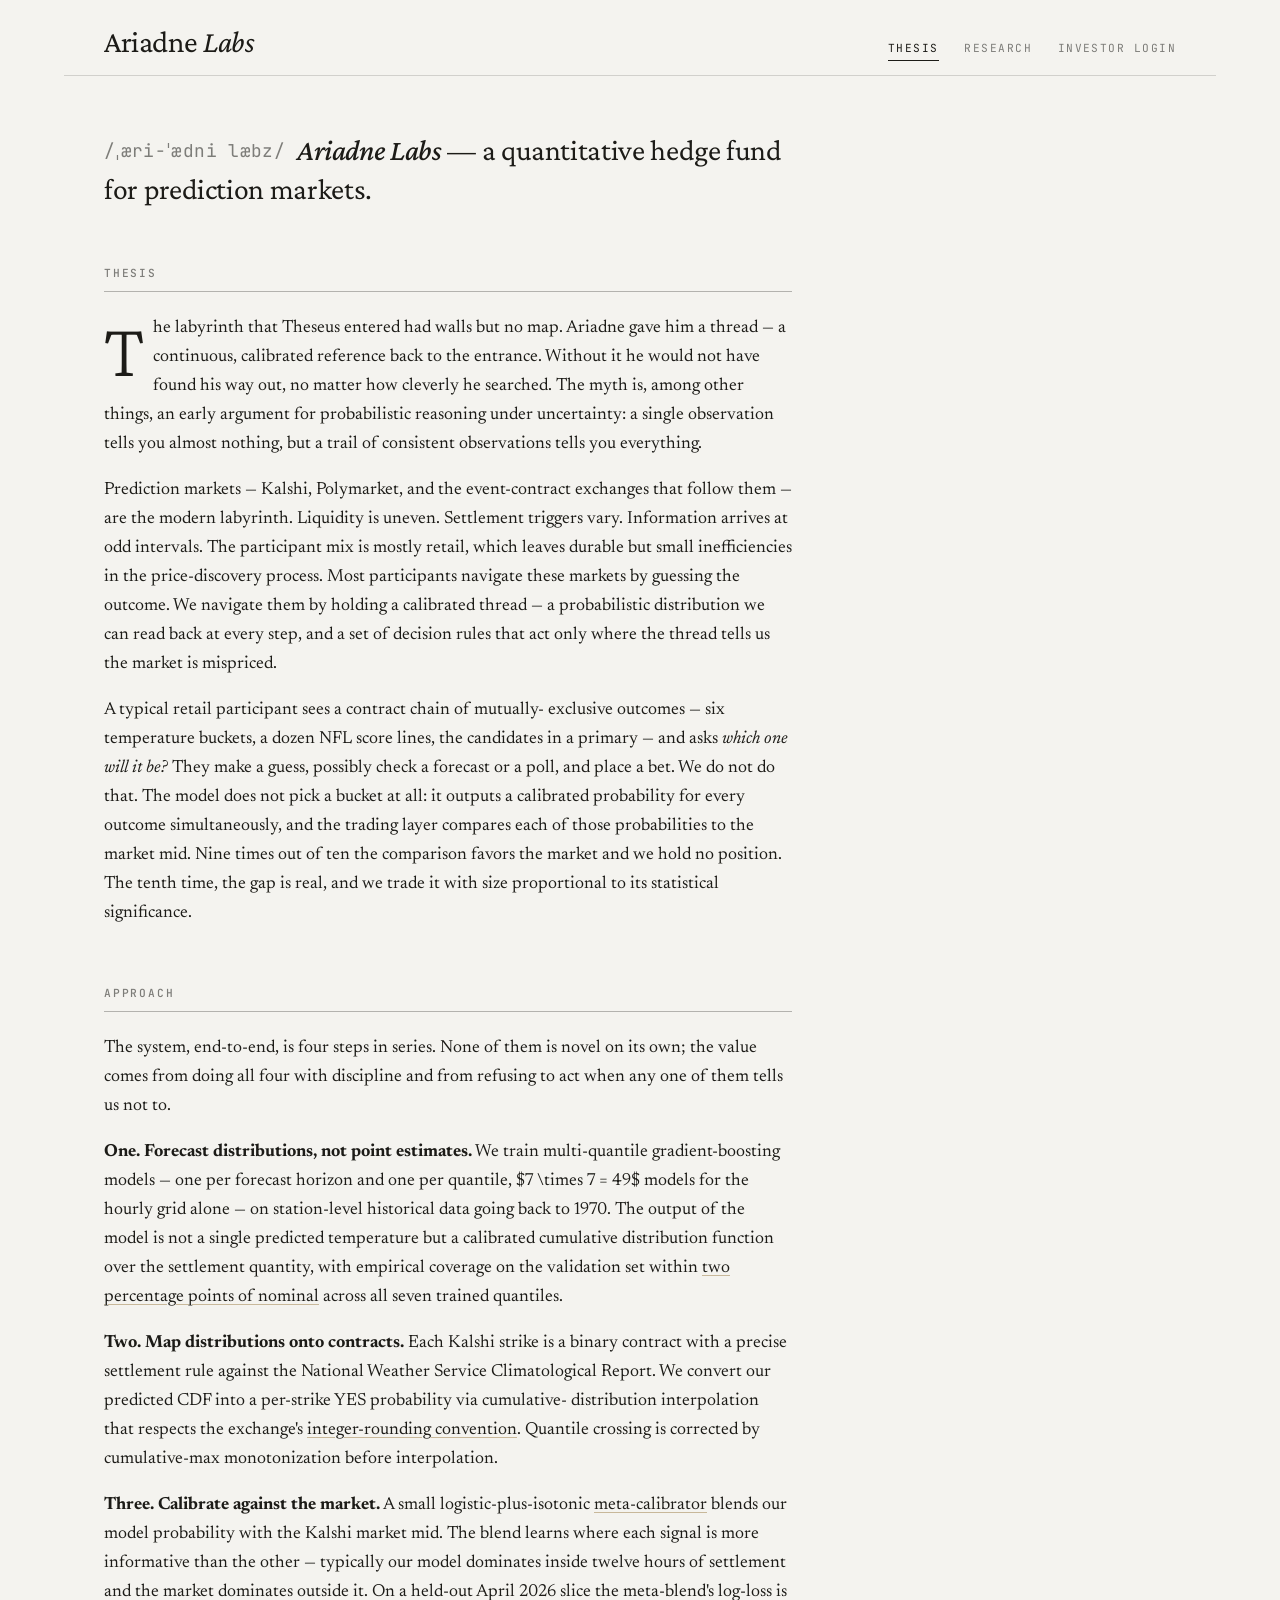
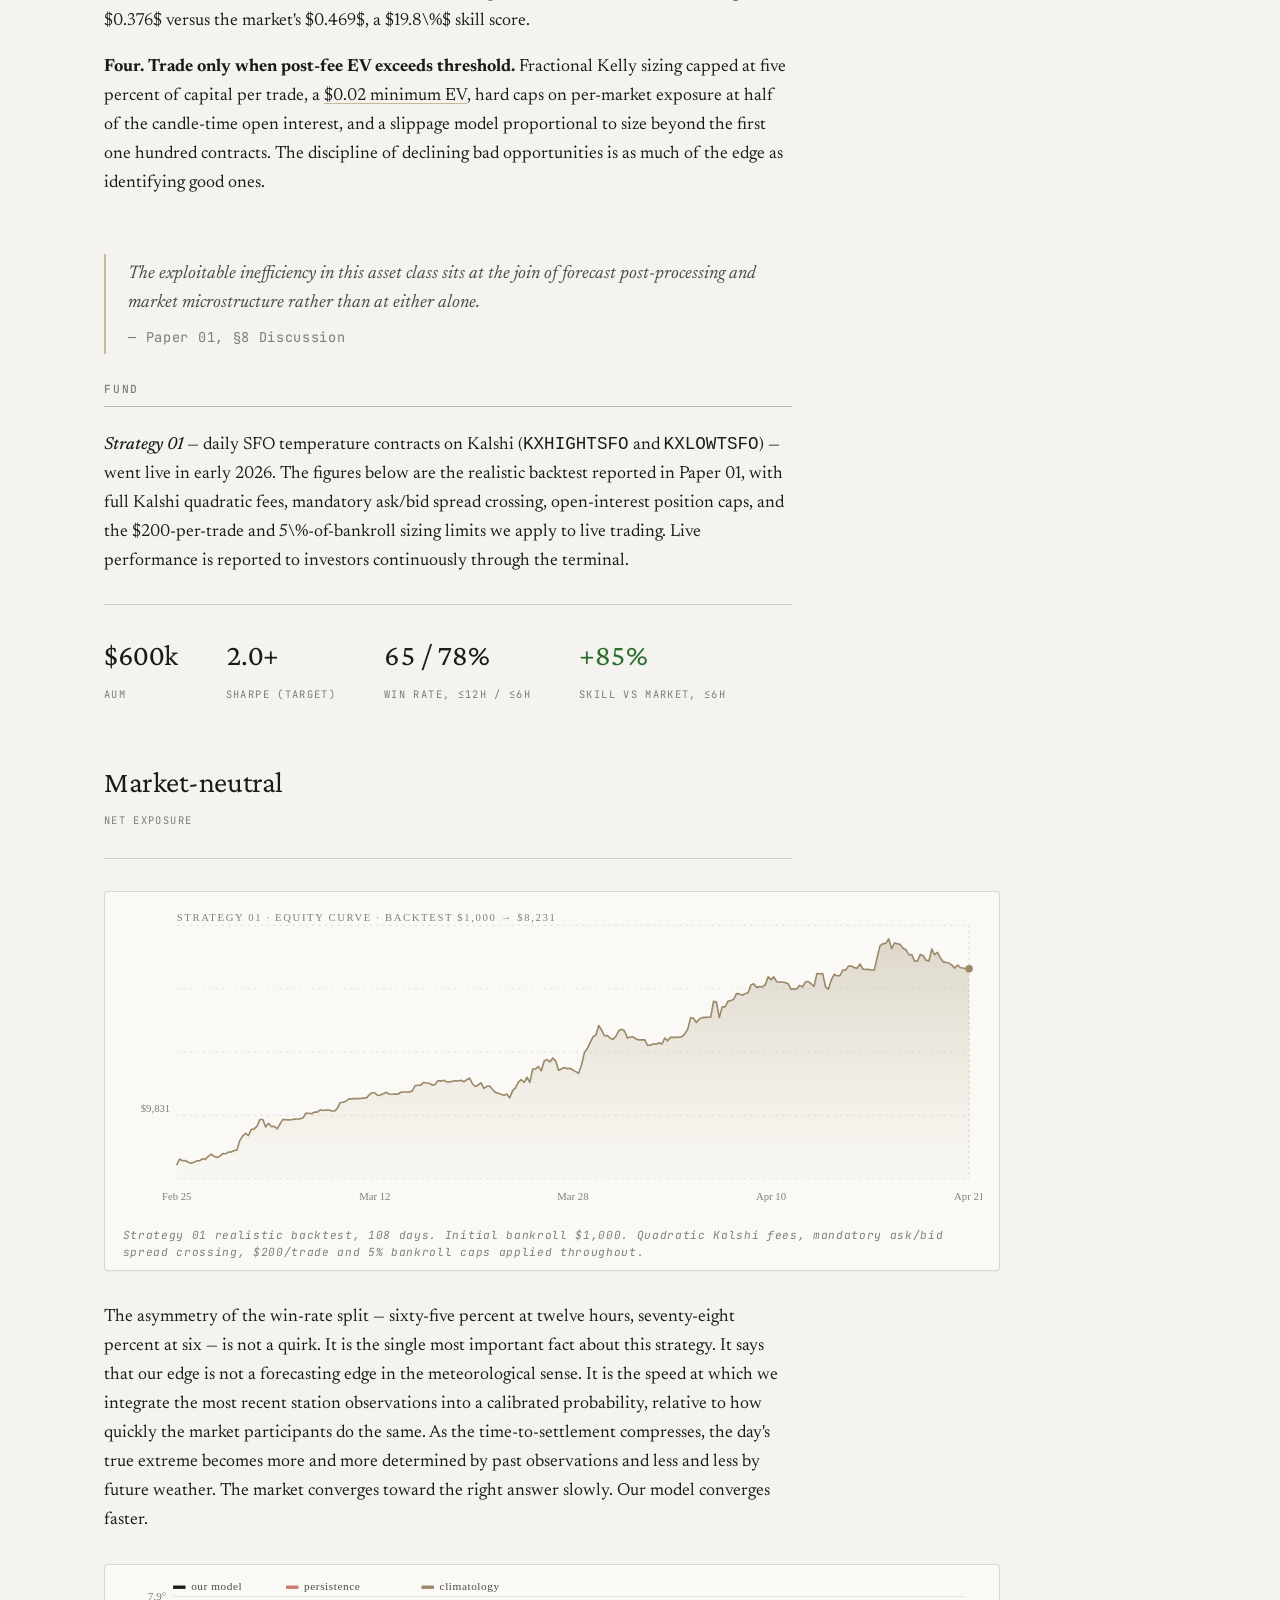
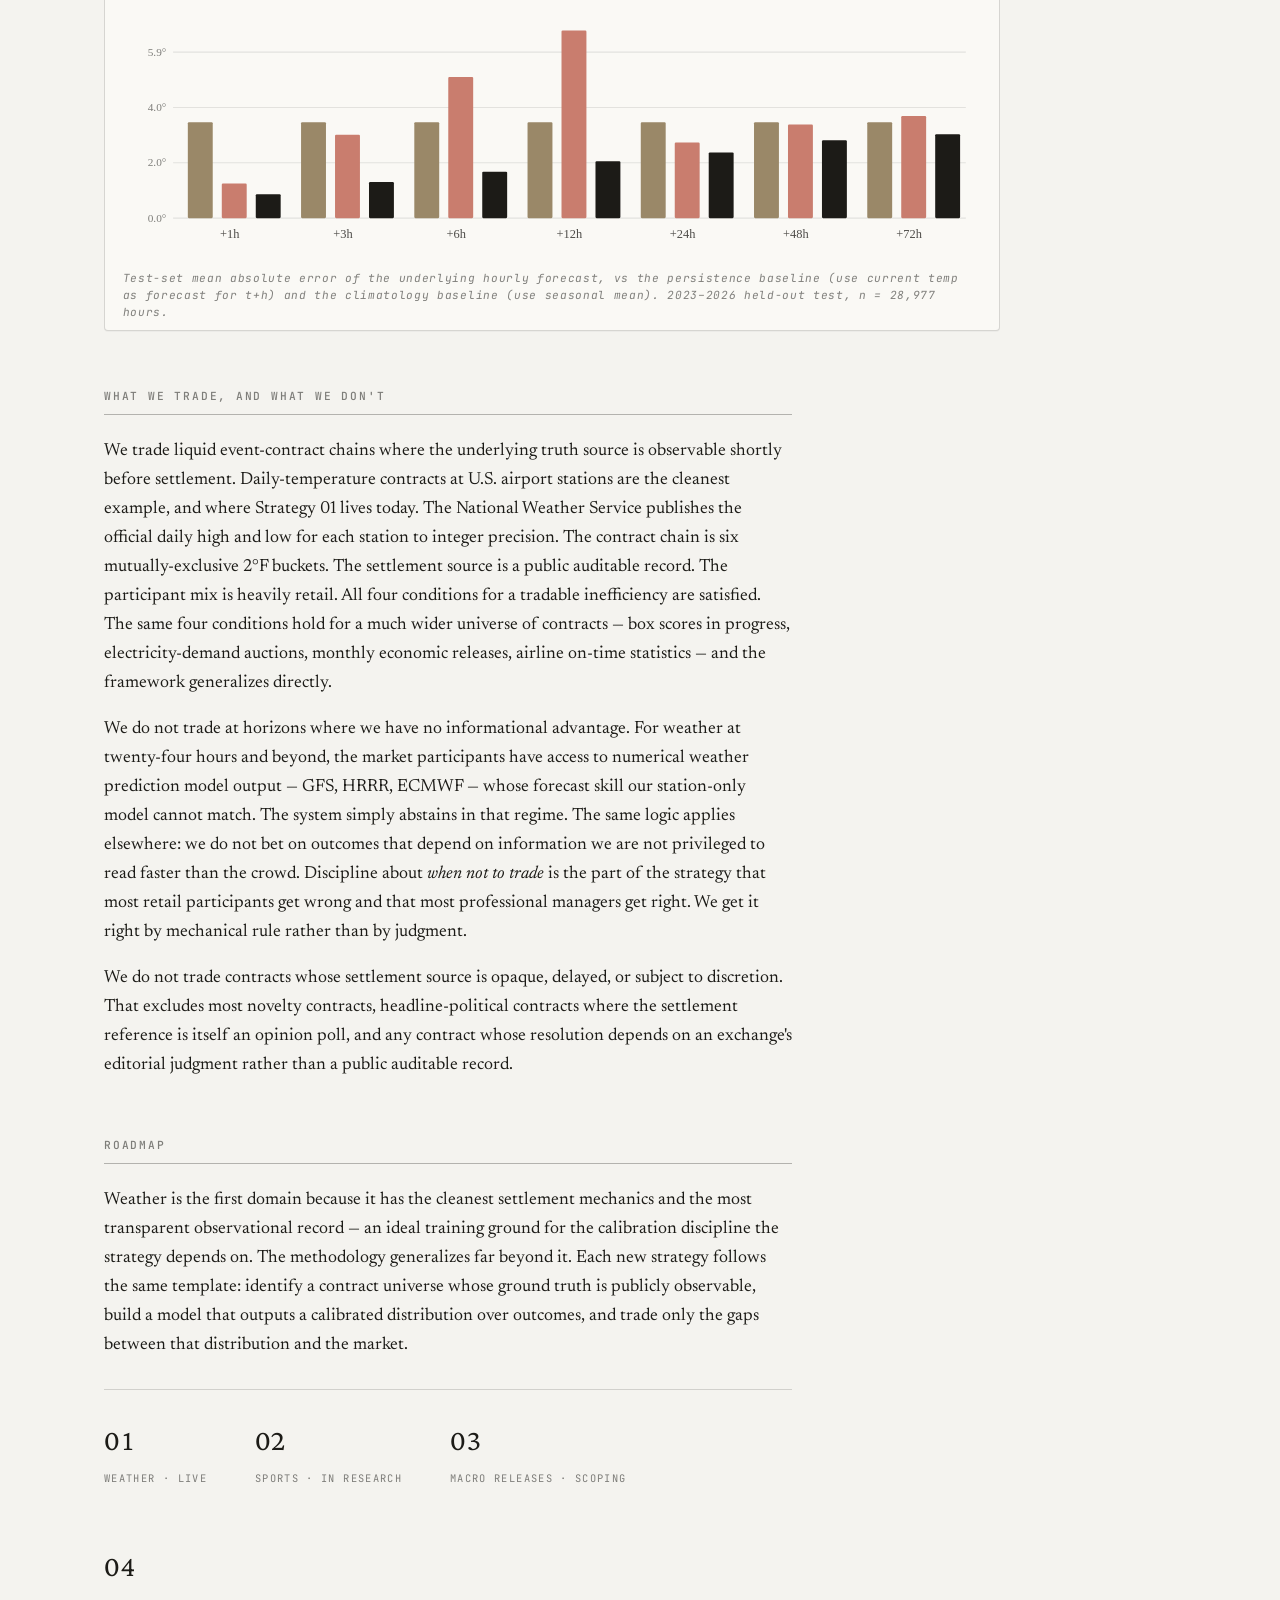
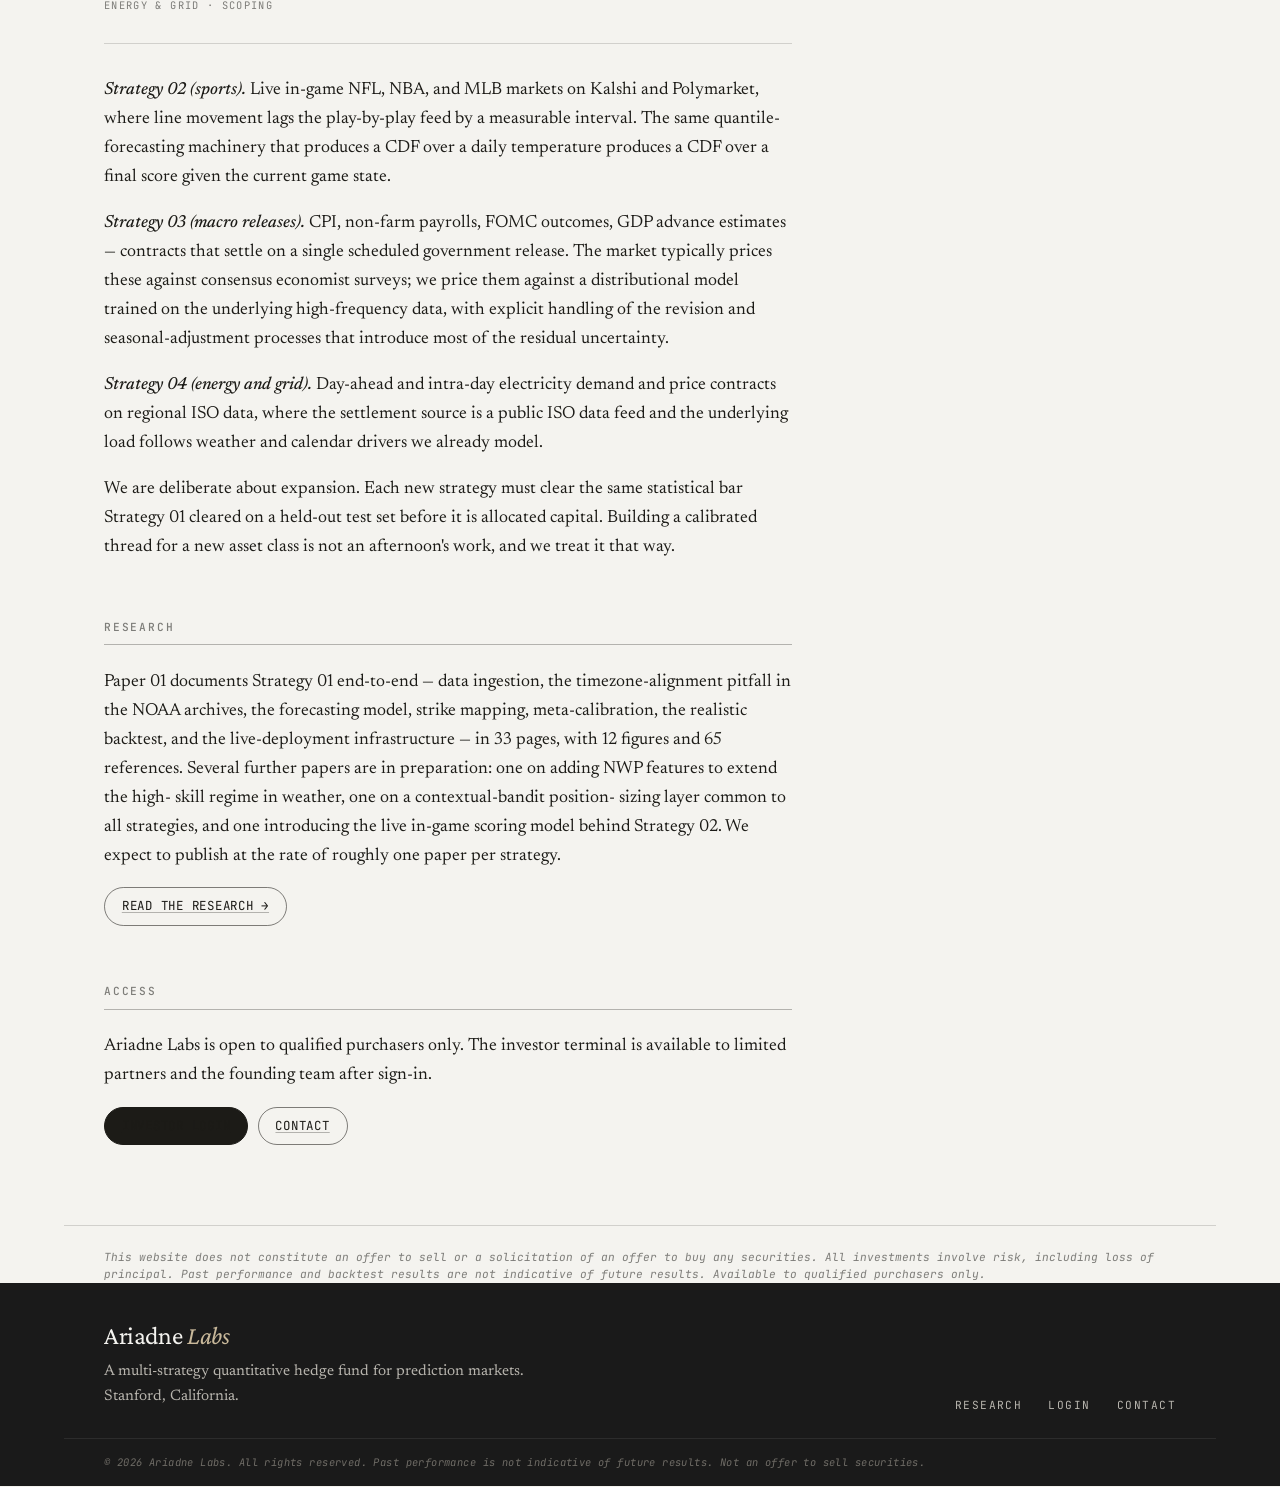
<file: index.html>
<!doctype html>
<html lang="en">
<head>
<meta charset="utf-8">
<meta name="viewport" content="width=device-width, initial-scale=1">
<title>Ariadne Labs — A quantitative hedge fund for prediction markets</title>
<meta name="description" content="Ariadne Labs is a quantitative AI hedge fund that systematically prices gaps between machine-implied probabilities and prediction-market prices on Kalshi, Polymarket, and other event-contract exchanges.">
<meta name="author" content="Ariadne Labs">
<meta property="og:title" content="Ariadne Labs">
<meta property="og:description" content="A multi-strategy quantitative hedge fund for prediction markets — Kalshi, Polymarket, and beyond.">
<meta property="og:type" content="website">

<link rel="preconnect" href="https://fonts.googleapis.com">
<link rel="preconnect" href="https://fonts.gstatic.com" crossorigin>
<link href="https://fonts.googleapis.com/css2?family=Newsreader:ital,opsz,wght@0,6..72,200..800;1,6..72,200..800&family=Crimson+Pro:ital,wght@0,200..900;1,200..900&family=JetBrains+Mono:wght@100..800&display=swap" rel="stylesheet">
<link rel="stylesheet" href="css/site.css">
</head>
<body>

<header class="site-header">
  <a href="index.html" class="wordmark">Ariadne <em>Labs</em></a>
  <nav class="site-nav">
    <a href="index.html" class="active">Thesis</a>
    <a href="research.html">Research</a>
    <a href="login.html">Investor login</a>
  </nav>
</header>

<article class="article">

  <!-- ─────────────────────────── lede ─────────────────────────── -->
  <section class="lede">
    <p>
      <span class="ipa">/ˌæri-ˈædni læbz/</span>
      <em class="brand">Ariadne Labs</em>
      &mdash; a quantitative hedge fund for prediction markets.
    </p>
  </section>

  <!-- ─────────────────────────── thesis ─────────────────────────── -->
  <section class="block">
    <h2 class="block-label">Thesis</h2>

    <p class="has-drop-cap">
      The labyrinth that Theseus entered had walls but no map. Ariadne gave
      him a thread &mdash; a continuous, calibrated reference back to the
      entrance. Without it he would not have found his way out, no matter
      how cleverly he searched. The myth is, among other things, an early
      argument for probabilistic reasoning under uncertainty: a single
      observation tells you almost nothing, but a trail of consistent
      observations tells you everything.
    </p>

    <p>
      Prediction markets &mdash; Kalshi, Polymarket, and the event-contract
      exchanges that follow them &mdash; are the modern labyrinth. Liquidity
      is uneven. Settlement triggers vary. Information arrives at odd
      intervals. The participant mix is mostly retail, which leaves durable
      but small inefficiencies in the price-discovery process. Most
      participants navigate these markets by guessing the outcome. We
      navigate them by holding a calibrated thread &mdash; a probabilistic
      distribution we can read back at every step, and a set of decision
      rules that act only where the thread tells us the market is
      mispriced.
    </p>

    <p>
      A typical retail participant sees a contract chain of mutually-
      exclusive outcomes &mdash; six temperature buckets, a dozen NFL
      score lines, the candidates in a primary &mdash; and asks
      <em>which one will it be?</em> They make a guess, possibly check a
      forecast or a poll, and place a bet. We do not do that. The model
      does not pick a bucket at all: it outputs a calibrated probability
      for every outcome simultaneously, and the trading layer compares
      each of those probabilities to the market mid. Nine times out of
      ten the comparison favors the market and we hold no position. The
      tenth time, the gap is real, and we trade it with size proportional
      to its statistical significance.
    </p>
  </section>

  <!-- ─────────────────────────── approach ─────────────────────────── -->
  <section class="block">
    <h2 class="block-label">Approach</h2>

    <p>
      The system, end-to-end, is four steps in series. None of them is
      novel on its own; the value comes from doing all four with discipline
      and from refusing to act when any one of them tells us not to.
    </p>

    <p>
      <strong>One. Forecast distributions, not point estimates.</strong>
      We train multi-quantile gradient-boosting models &mdash; one per
      forecast horizon and one per quantile, $7 \times 7 = 49$ models for
      the hourly grid alone &mdash; on station-level historical data going
      back to 1970. The output of the model is not a single predicted
      temperature but a calibrated cumulative distribution function over
      the settlement quantity, with empirical coverage on the validation
      set within
      <span class="term" data-def="±0.02 of nominal at h = 1h, growing modestly to ±0.06 at h = 72h. The model is consistently calibrated across all quantiles tested in the held-out 2020–2022 validation slice.">two percentage points of nominal</span>
      across all seven trained quantiles.
    </p>

    <p>
      <strong>Two. Map distributions onto contracts.</strong> Each Kalshi
      strike is a binary contract with a precise settlement rule against
      the National Weather Service Climatological Report. We convert our
      predicted CDF into a per-strike YES probability via cumulative-
      distribution interpolation that respects the exchange's
      <span class="term" data-def="The NWS reports daily extremes to integer-degree precision. A bucket [a, b] in degrees Fahrenheit therefore settles YES iff the realized temperature is in {a, a+1, …, b}. We compute its probability as F(b + 0.5) – F(a − 0.5), the standard continuity correction when relating discrete-rounded outcomes to continuous predictive distributions.">integer-rounding convention</span>.
      Quantile crossing is corrected by cumulative-max monotonization
      before interpolation.
    </p>

    <p>
      <strong>Three. Calibrate against the market.</strong> A small
      logistic-plus-isotonic
      <span class="term" data-def="A two-stage calibrator trained on the chronological train tail of our Kalshi data. Stage one is logistic regression on (logit model, logit market, disagreement, hours-to-settle, spread, log open interest, log volume, strike type one-hot). Stage two is isotonic regression on the held-out tail of stage one's output. The blend learns when each signal is more informative than the other.">meta-calibrator</span>
      blends our model probability with the Kalshi market mid. The blend
      learns where each signal is more informative than the other &mdash;
      typically our model dominates inside twelve hours of settlement and
      the market dominates outside it. On a held-out April 2026 slice the
      meta-blend's log-loss is $0.376$ versus the market's $0.469$, a
      $19.8\%$ skill score.
    </p>

    <p>
      <strong>Four. Trade only when post-fee EV exceeds threshold.</strong>
      Fractional Kelly sizing capped at five percent of capital per trade,
      a
      <span class="term" data-def="At least $0.02 per contract after Kalshi's quadratic fee schedule and after crossing the bid-ask spread. The threshold is set well above the $0.01 minimum fee floor and is conservative enough to absorb both slippage and modest model error.">$0.02 minimum EV</span>,
      hard caps on per-market exposure at half of the candle-time open
      interest, and a slippage model proportional to size beyond the first
      one hundred contracts. The discipline of declining bad opportunities
      is as much of the edge as identifying good ones.
    </p>
  </section>

  <!-- ─────────────────────────── pull-quote ─────────────────────────── -->
  <blockquote>
    The exploitable inefficiency in this asset class sits at the join of
    forecast post-processing and market microstructure rather than at
    either alone.
    <cite>— Paper 01, §8 Discussion</cite>
  </blockquote>

  <!-- ─────────────────────────── fund ─────────────────────────── -->
  <section class="block">
    <h2 class="block-label">Fund</h2>

    <p>
      <em class="brand">Strategy 01</em> &mdash; daily SFO temperature
      contracts on Kalshi (<code>KXHIGHTSFO</code> and
      <code>KXLOWTSFO</code>) &mdash; went live in early 2026. The figures
      below are the realistic backtest reported in Paper 01, with full
      Kalshi quadratic fees, mandatory ask/bid spread crossing,
      open-interest position caps, and the $200-per-trade and 5\%-of-bankroll
      sizing limits we apply to live trading. Live performance is reported
      to investors continuously through the terminal.
    </p>

    <div class="stat-row">
      <div class="stat"><span class="v">$600k</span><span class="l">AUM</span></div>
      <div class="stat"><span class="v">2.0+</span><span class="l">Sharpe (target)</span></div>
      <div class="stat"><span class="v">65 / 78%</span><span class="l">Win rate, ≤12h / ≤6h</span></div>
      <div class="stat"><span class="v"><span class="up">+85%</span></span><span class="l">Skill vs market, ≤6h</span></div>
      <div class="stat"><span class="v">Market-neutral</span><span class="l">Net exposure</span></div>
    </div>

    <figure class="inline">
      <object data="img/hero-equity.svg" type="image/svg+xml" aria-label="Equity curve, Strategy 01 backtest">
        <img src="img/hero-equity.svg" alt="Equity curve, Strategy 01 backtest">
      </object>
      <figcaption>
        Strategy 01 realistic backtest, 108 days. Initial bankroll $1,000.
        Quadratic Kalshi fees, mandatory ask/bid spread crossing,
        $200/trade and 5% bankroll caps applied throughout.
      </figcaption>
    </figure>

    <p>
      The asymmetry of the win-rate split &mdash; sixty-five percent at
      twelve hours, seventy-eight percent at six &mdash; is not a quirk.
      It is the single most important fact about this strategy. It says
      that our edge is not a forecasting edge in the meteorological sense.
      It is the speed at which we integrate the most recent station
      observations into a calibrated probability, relative to how quickly
      the market participants do the same. As the time-to-settlement
      compresses, the day's true extreme becomes more and more determined
      by past observations and less and less by future weather. The
      market converges toward the right answer slowly. Our model converges
      faster.
    </p>

    <figure class="inline">
      <object data="img/skill-bars.svg" type="image/svg+xml" aria-label="Test-set MAE by horizon vs persistence and climatology">
        <img src="img/skill-bars.svg" alt="Test-set MAE by horizon vs persistence and climatology">
      </object>
      <figcaption>
        Test-set mean absolute error of the underlying hourly forecast,
        vs the persistence baseline (use current temp as forecast for t+h)
        and the climatology baseline (use seasonal mean). 2023&ndash;2026
        held-out test, n = 28,977 hours.
      </figcaption>
    </figure>
  </section>

  <!-- ─────────────────────────── what we trade ─────────────────────────── -->
  <section class="block">
    <h2 class="block-label">What we trade, and what we don't</h2>

    <p>
      We trade liquid event-contract chains where the underlying truth
      source is observable shortly before settlement. Daily-temperature
      contracts at U.S. airport stations are the cleanest example, and
      where Strategy 01 lives today. The National Weather Service
      publishes the official daily high and low for each station to
      integer precision. The contract chain is six mutually-exclusive
      2°F buckets. The settlement source is a public auditable record.
      The participant mix is heavily retail. All four conditions for a
      tradable inefficiency are satisfied. The same four conditions hold
      for a much wider universe of contracts &mdash; box scores in
      progress, electricity-demand auctions, monthly economic releases,
      airline on-time statistics &mdash; and the framework generalizes
      directly.
    </p>

    <p>
      We do not trade at horizons where we have no informational advantage.
      For weather at twenty-four hours and beyond, the market participants
      have access to numerical weather prediction model output &mdash;
      GFS, HRRR, ECMWF &mdash; whose forecast skill our station-only
      model cannot match. The system simply abstains in that regime.
      The same logic applies elsewhere: we do not bet on outcomes that
      depend on information we are not privileged to read faster than the
      crowd. Discipline about <em>when not to trade</em> is the part of
      the strategy that most retail participants get wrong and that most
      professional managers get right. We get it right by mechanical
      rule rather than by judgment.
    </p>

    <p>
      We do not trade contracts whose settlement source is opaque,
      delayed, or subject to discretion. That excludes most novelty
      contracts, headline-political contracts where the settlement
      reference is itself an opinion poll, and any contract whose
      resolution depends on an exchange's editorial judgment rather than
      a public auditable record.
    </p>
  </section>

  <!-- ─────────────────────────── roadmap ─────────────────────────── -->
  <section class="block">
    <h2 class="block-label">Roadmap</h2>

    <p>
      Weather is the first domain because it has the cleanest settlement
      mechanics and the most transparent observational record &mdash; an
      ideal training ground for the calibration discipline the strategy
      depends on. The methodology generalizes far beyond it. Each new
      strategy follows the same template: identify a contract universe
      whose ground truth is publicly observable, build a model that
      outputs a calibrated distribution over outcomes, and trade only the
      gaps between that distribution and the market.
    </p>

    <div class="stat-row">
      <div class="stat"><span class="v">01</span><span class="l">Weather · live</span></div>
      <div class="stat"><span class="v">02</span><span class="l">Sports · in research</span></div>
      <div class="stat"><span class="v">03</span><span class="l">Macro releases · scoping</span></div>
      <div class="stat"><span class="v">04</span><span class="l">Energy &amp; grid · scoping</span></div>
    </div>

    <p>
      <em class="brand">Strategy 02 (sports).</em> Live in-game NFL, NBA,
      and MLB markets on Kalshi and Polymarket, where line movement
      lags the play-by-play feed by a measurable interval. The same
      quantile-forecasting machinery that produces a CDF over a daily
      temperature produces a CDF over a final score given the current
      game state.
    </p>

    <p>
      <em class="brand">Strategy 03 (macro releases).</em> CPI, non-farm
      payrolls, FOMC outcomes, GDP advance estimates &mdash; contracts
      that settle on a single scheduled government release. The market
      typically prices these against consensus economist surveys; we
      price them against a distributional model trained on the
      underlying high-frequency data, with explicit handling of the
      revision and seasonal-adjustment processes that introduce most of
      the residual uncertainty.
    </p>

    <p>
      <em class="brand">Strategy 04 (energy and grid).</em> Day-ahead
      and intra-day electricity demand and price contracts on regional
      ISO data, where the settlement source is a public ISO data feed
      and the underlying load follows weather and calendar drivers we
      already model.
    </p>

    <p>
      We are deliberate about expansion. Each new strategy must clear the
      same statistical bar Strategy 01 cleared on a held-out test set
      before it is allocated capital. Building a calibrated thread for a
      new asset class is not an afternoon's work, and we treat it that
      way.
    </p>
  </section>

  <!-- ─────────────────────────── research ─────────────────────────── -->
  <section class="block">
    <h2 class="block-label">Research</h2>

    <p>
      Paper 01 documents Strategy 01 end-to-end &mdash; data ingestion,
      the timezone-alignment pitfall in the NOAA archives, the
      forecasting model, strike mapping, meta-calibration, the realistic
      backtest, and the live-deployment infrastructure &mdash; in 33
      pages, with 12 figures and 65 references. Several further papers
      are in preparation: one on adding NWP features to extend the high-
      skill regime in weather, one on a contextual-bandit position-
      sizing layer common to all strategies, and one introducing the
      live in-game scoring model behind Strategy 02. We expect to
      publish at the rate of roughly one paper per strategy.
    </p>

    <p class="btn-row">
      <a class="btn btn-secondary" href="research.html">Read the research →</a>
    </p>
  </section>

  <!-- ─────────────────────────── access ─────────────────────────── -->
  <section class="block">
    <h2 class="block-label">Access</h2>

    <p>
      Ariadne Labs is open to qualified purchasers only. The investor
      terminal is available to limited partners and the founding team
      after sign-in.
    </p>

    <p class="btn-row">
      <a class="btn" href="login.html">Investor login</a>
      <a class="btn btn-secondary" href="mailto:tkim219@stanford.edu">Contact</a>
    </p>
  </section>

</article>

<p class="disclaimer">
  This website does not constitute an offer to sell or a solicitation of an offer to buy any
  securities. All investments involve risk, including loss of principal. Past performance and
  backtest results are not indicative of future results. Available to qualified purchasers only.
</p>

<footer class="site-footer">
  <div class="site-footer-inner">
    <div>
      <a href="index.html" class="wordmark">Ariadne <em>Labs</em></a>
      <p>A multi-strategy quantitative hedge fund for prediction markets. Stanford, California.</p>
    </div>
    <nav class="links">
      <a href="research.html">Research</a>
      <a href="login.html">Login</a>
      <a href="mailto:tkim219@stanford.edu">Contact</a>
    </nav>
  </div>
  <div class="site-footer-bar">
    © 2026 Ariadne Labs. All rights reserved.
    Past performance is not indicative of future results. Not an offer to sell securities.
  </div>
</footer>

</body>
</html>
</file>
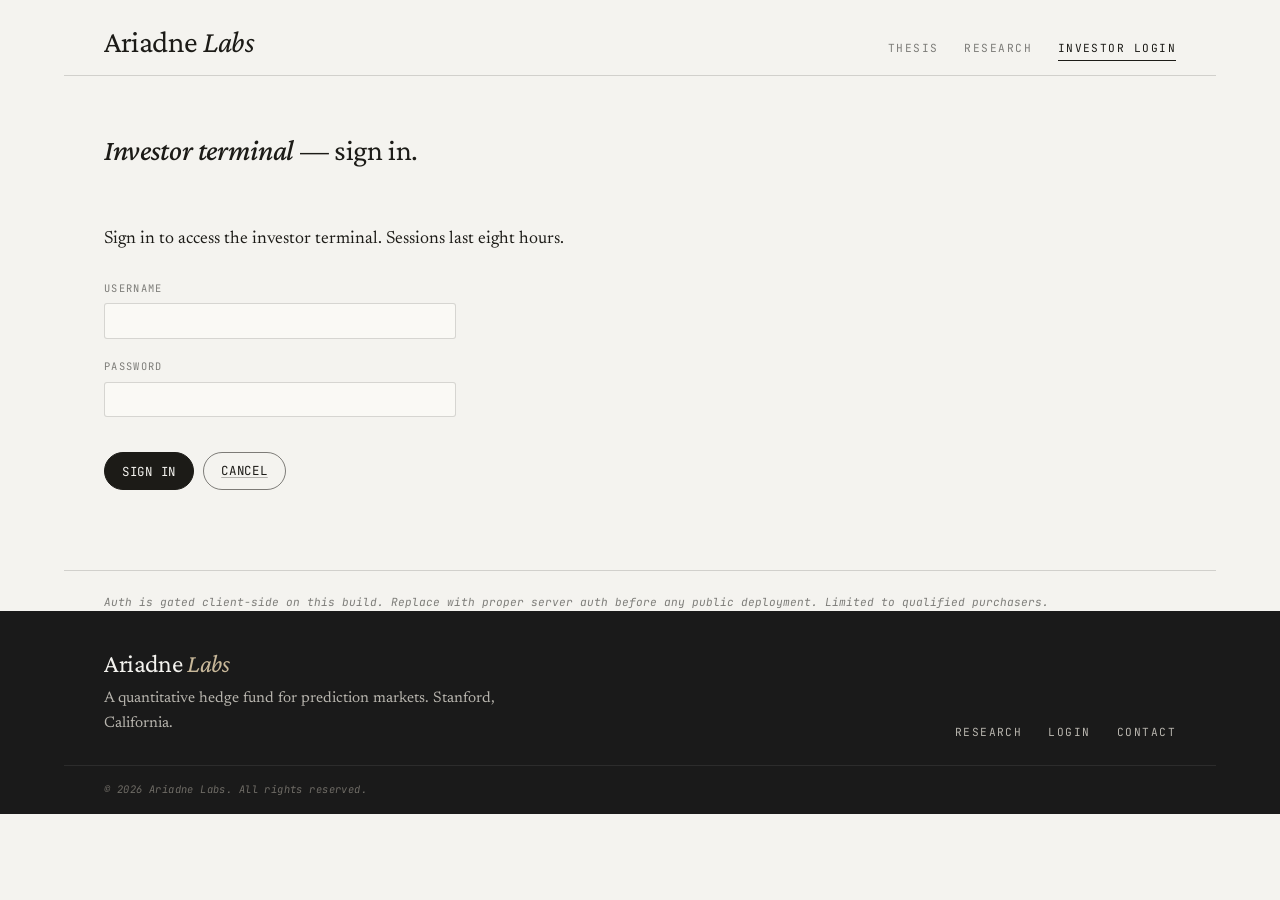
<file: login.html>
<!doctype html>
<html lang="en">
<head>
<meta charset="utf-8">
<meta name="viewport" content="width=device-width, initial-scale=1">
<title>Investor login — Ariadne Labs</title>
<meta name="description" content="Investor login — Ariadne Labs.">
<meta name="robots" content="noindex">

<link rel="preconnect" href="https://fonts.googleapis.com">
<link rel="preconnect" href="https://fonts.gstatic.com" crossorigin>
<link href="https://fonts.googleapis.com/css2?family=Newsreader:ital,opsz,wght@0,6..72,200..800;1,6..72,200..800&family=Crimson+Pro:ital,wght@0,200..900;1,200..900&family=JetBrains+Mono:wght@100..800&display=swap" rel="stylesheet">
<link rel="stylesheet" href="css/site.css">
</head>
<body>

<header class="site-header">
  <a href="index.html" class="wordmark">Ariadne <em>Labs</em></a>
  <nav class="site-nav">
    <a href="index.html">Thesis</a>
    <a href="research.html">Research</a>
    <a href="login.html" class="active">Investor login</a>
  </nav>
</header>

<article class="article">

  <section class="lede">
    <p>
      <em class="brand">Investor terminal</em> &mdash; sign in.
    </p>
  </section>

  <section class="block">
    <p>
      Sign in to access the investor terminal. Sessions last eight hours.
    </p>

    <form class="form" id="login-form" autocomplete="off">
      <label for="user">Username</label>
      <input type="text" id="user" name="user" autocomplete="username" required spellcheck="false">

      <label for="pwd">Password</label>
      <input type="password" id="pwd" name="pwd" autocomplete="current-password" required>

      <p class="form-error" id="form-error" role="alert"></p>

      <p class="btn-row">
        <button type="submit" class="btn">Sign in</button>
        <a class="btn btn-secondary" href="index.html">Cancel</a>
      </p>
    </form>
  </section>

</article>

<p class="disclaimer">
  Auth is gated client-side on this build. Replace with proper server auth
  before any public deployment. Limited to qualified purchasers.
</p>

<footer class="site-footer">
  <div class="site-footer-inner">
    <div>
      <a href="index.html" class="wordmark">Ariadne <em>Labs</em></a>
      <p>A quantitative hedge fund for prediction markets. Stanford, California.</p>
    </div>
    <nav class="links">
      <a href="research.html">Research</a>
      <a href="login.html">Login</a>
      <a href="mailto:tkim219@stanford.edu">Contact</a>
    </nav>
  </div>
  <div class="site-footer-bar">
    © 2026 Ariadne Labs. All rights reserved.
  </div>
</footer>

<script src="js/auth.js"></script>
<script>
const form = document.getElementById("login-form");
const errEl = document.getElementById("form-error");
form.addEventListener("submit", async (e) => {
  e.preventDefault();
  errEl.textContent = "";
  const u = document.getElementById("user").value;
  const p = document.getElementById("pwd").value;
  const r = await window.AriadneAuth.login(u, p);
  if (r.ok) {
    const params = new URLSearchParams(location.search);
    location.href = params.get("next") || "terminal.html";
  } else {
    errEl.textContent = r.msg;
  }
});
if (window.AriadneAuth.isLoggedIn()) {
  const params = new URLSearchParams(location.search);
  location.href = params.get("next") || "terminal.html";
}
</script>

</body>
</html>
</file>
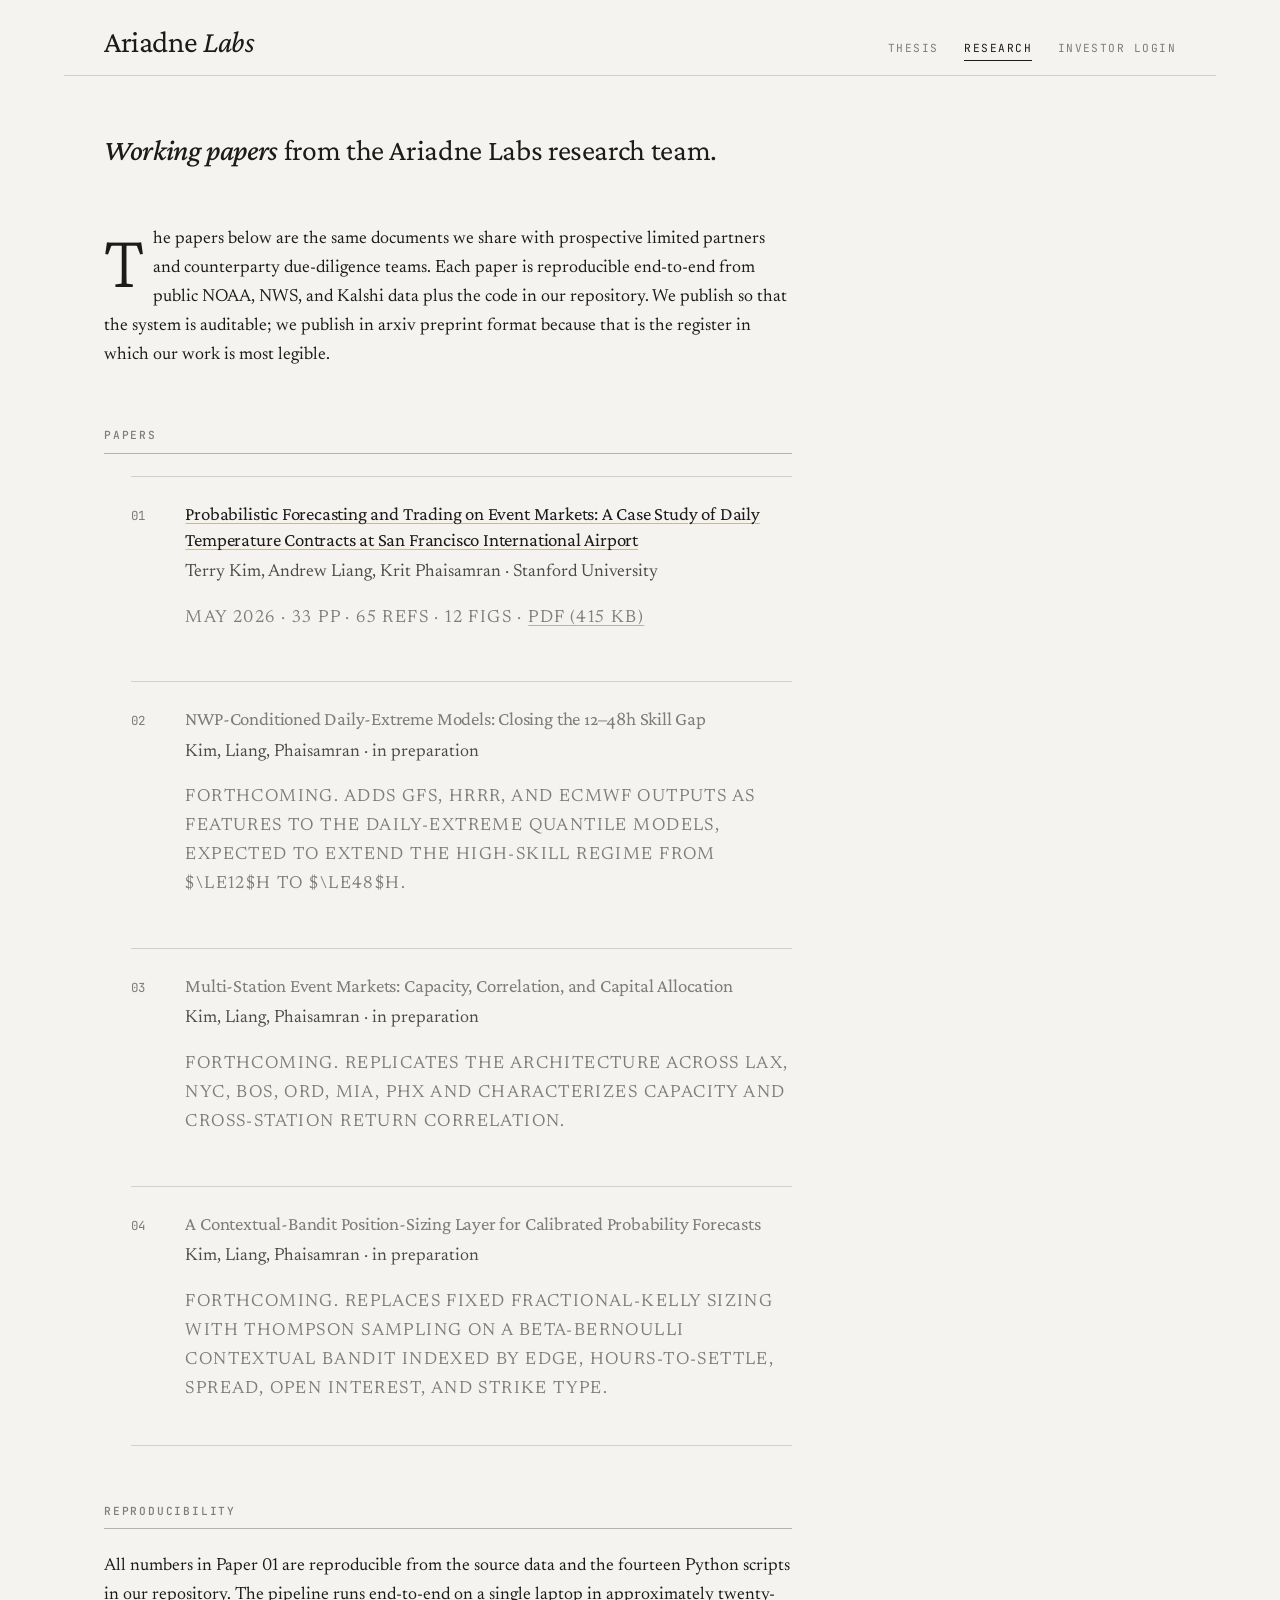
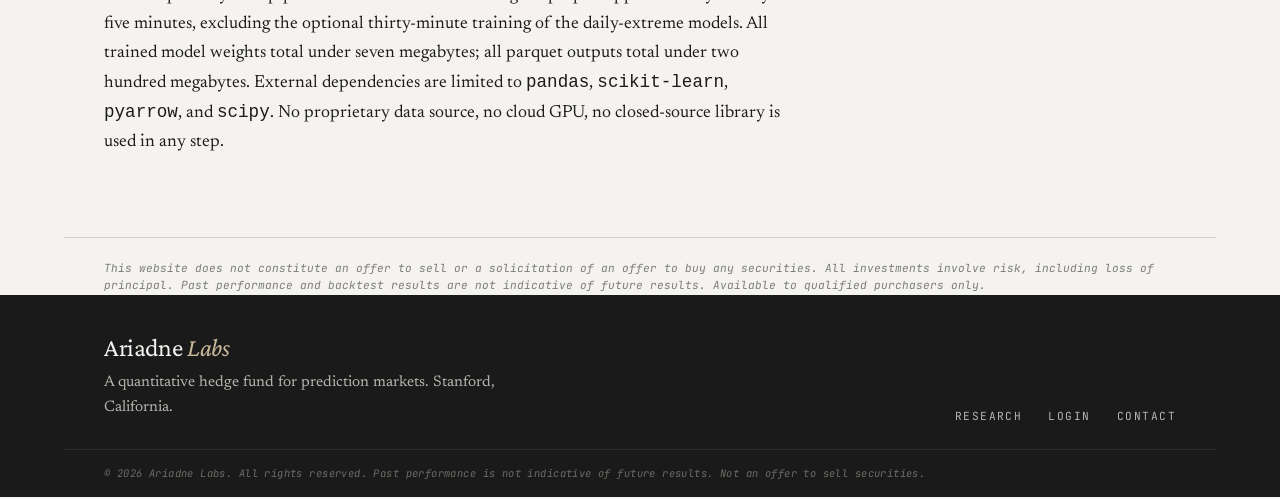
<file: research.html>
<!doctype html>
<html lang="en">
<head>
<meta charset="utf-8">
<meta name="viewport" content="width=device-width, initial-scale=1">
<title>Research — Ariadne Labs</title>
<meta name="description" content="Working papers from Ariadne Labs.">

<link rel="preconnect" href="https://fonts.googleapis.com">
<link rel="preconnect" href="https://fonts.gstatic.com" crossorigin>
<link href="https://fonts.googleapis.com/css2?family=Newsreader:ital,opsz,wght@0,6..72,200..800;1,6..72,200..800&family=Crimson+Pro:ital,wght@0,200..900;1,200..900&family=JetBrains+Mono:wght@100..800&display=swap" rel="stylesheet">
<link rel="stylesheet" href="css/site.css">
</head>
<body>

<header class="site-header">
  <a href="index.html" class="wordmark">Ariadne <em>Labs</em></a>
  <nav class="site-nav">
    <a href="index.html">Thesis</a>
    <a href="research.html" class="active">Research</a>
    <a href="login.html">Investor login</a>
  </nav>
</header>

<article class="article">

  <section class="lede">
    <p>
      <em class="brand">Working papers</em> from the Ariadne Labs research team.
    </p>
  </section>

  <section class="block">
    <p class="has-drop-cap">
      The papers below are the same documents we share with prospective
      limited partners and counterparty due-diligence teams. Each paper is
      reproducible end-to-end from public NOAA, NWS, and Kalshi data plus
      the code in our repository. We publish so that the system is
      auditable; we publish in arxiv preprint format because that is the
      register in which our work is most legible.
    </p>
  </section>

  <section class="block">
    <h2 class="block-label">Papers</h2>

    <ol class="papers">
      <li>
        <span class="paper-num">01</span>
        <div>
          <h3 class="paper-title">
            <a href="research/ariadne-paper-01-event-markets.pdf">
              Probabilistic Forecasting and Trading on Event Markets:
              A Case Study of Daily Temperature Contracts at San Francisco
              International Airport
            </a>
          </h3>
          <p class="paper-authors">Terry Kim, Andrew Liang, Krit Phaisamran &middot; Stanford University</p>
          <p class="paper-meta-line">
            May 2026 &middot; 33 pp &middot; 65 refs &middot; 12 figs &middot;
            <a href="research/ariadne-paper-01-event-markets.pdf">PDF (415&nbsp;KB)</a>
          </p>
        </div>
      </li>

      <li class="paper-pending">
        <span class="paper-num">02</span>
        <div>
          <h3 class="paper-title">
            NWP-Conditioned Daily-Extreme Models: Closing the 12&ndash;48h Skill Gap
          </h3>
          <p class="paper-authors">Kim, Liang, Phaisamran &middot; in preparation</p>
          <p class="paper-meta-line">
            Forthcoming. Adds GFS, HRRR, and ECMWF outputs as features to the
            daily-extreme quantile models, expected to extend the high-skill
            regime from $\le12$h to $\le48$h.
          </p>
        </div>
      </li>

      <li class="paper-pending">
        <span class="paper-num">03</span>
        <div>
          <h3 class="paper-title">
            Multi-Station Event Markets: Capacity, Correlation, and Capital Allocation
          </h3>
          <p class="paper-authors">Kim, Liang, Phaisamran &middot; in preparation</p>
          <p class="paper-meta-line">
            Forthcoming. Replicates the architecture across LAX, NYC, BOS,
            ORD, MIA, PHX and characterizes capacity and cross-station
            return correlation.
          </p>
        </div>
      </li>

      <li class="paper-pending">
        <span class="paper-num">04</span>
        <div>
          <h3 class="paper-title">
            A Contextual-Bandit Position-Sizing Layer for Calibrated Probability Forecasts
          </h3>
          <p class="paper-authors">Kim, Liang, Phaisamran &middot; in preparation</p>
          <p class="paper-meta-line">
            Forthcoming. Replaces fixed fractional-Kelly sizing with
            Thompson sampling on a Beta-Bernoulli contextual bandit
            indexed by edge, hours-to-settle, spread, open interest, and
            strike type.
          </p>
        </div>
      </li>
    </ol>
  </section>

  <section class="block">
    <h2 class="block-label">Reproducibility</h2>
    <p>
      All numbers in Paper 01 are reproducible from the source data and
      the fourteen Python scripts in our repository. The pipeline runs
      end-to-end on a single laptop in approximately twenty-five minutes,
      excluding the optional thirty-minute training of the daily-extreme
      models. All trained model weights total under seven megabytes; all
      parquet outputs total under two hundred megabytes. External
      dependencies are limited to <code>pandas</code>, <code>scikit-learn</code>,
      <code>pyarrow</code>, and <code>scipy</code>. No proprietary data
      source, no cloud GPU, no closed-source library is used in any step.
    </p>
  </section>

</article>

<p class="disclaimer">
  This website does not constitute an offer to sell or a solicitation of an offer to buy any
  securities. All investments involve risk, including loss of principal. Past performance and
  backtest results are not indicative of future results. Available to qualified purchasers only.
</p>

<footer class="site-footer">
  <div class="site-footer-inner">
    <div>
      <a href="index.html" class="wordmark">Ariadne <em>Labs</em></a>
      <p>A quantitative hedge fund for prediction markets. Stanford, California.</p>
    </div>
    <nav class="links">
      <a href="research.html">Research</a>
      <a href="login.html">Login</a>
      <a href="mailto:tkim219@stanford.edu">Contact</a>
    </nav>
  </div>
  <div class="site-footer-bar">
    © 2026 Ariadne Labs. All rights reserved.
    Past performance is not indicative of future results. Not an offer to sell securities.
  </div>
</footer>

</body>
</html>
</file>
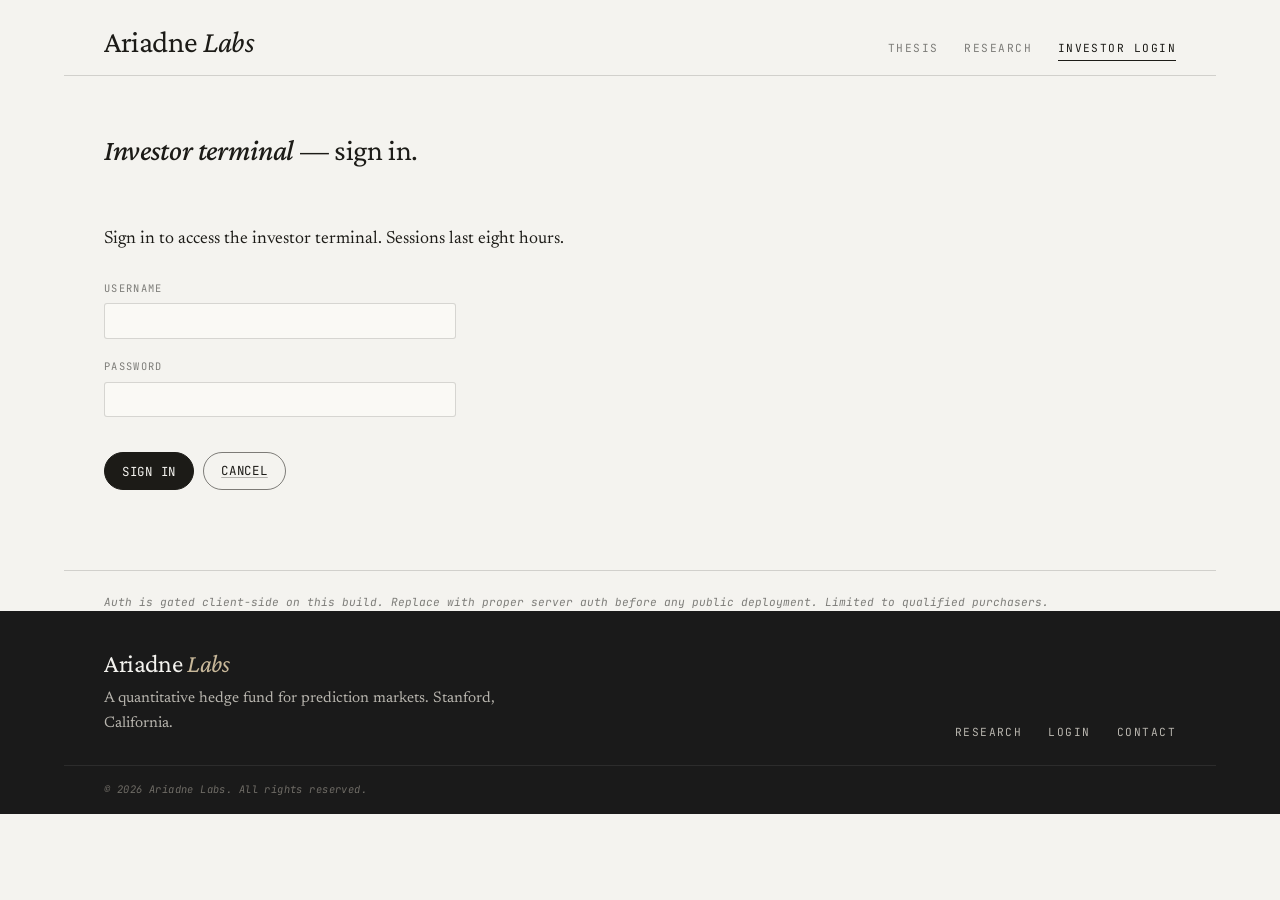
<file: terminal.html>
<!doctype html>
<html lang="en">
<head>
<meta charset="utf-8">
<meta name="viewport" content="width=device-width, initial-scale=1">
<title>ARIADNE TERMINAL</title>
<link rel="preconnect" href="https://fonts.gstatic.com" crossorigin>
<link href="https://fonts.googleapis.com/css2?family=JetBrains+Mono:wght@100..800&display=swap" rel="stylesheet">
<link rel="stylesheet" href="css/terminal.css">
<script src="js/auth.js"></script>
<script>
// Gate the page: redirect to login if no valid session.
if (!window.AriadneAuth.isLoggedIn()) {
  location.href = "login.html?next=" + encodeURIComponent(location.pathname);
}
</script>
</head>
<body>

<!-- ============================ TOP STATUS BAR ============================ -->
<div class="t-topbar">
  <span class="brand">Ariadne <em>Labs</em></span>
  <span class="crumb"><b>FUND-01</b> &middot; SFO-EVENTS &middot; USD</span>
  <span class="spacer"></span>
  <span class="muted"><span class="pulse"></span>LIVE</span>
  <span class="clock" id="t-clock">--:--:-- UTC</span>
  <span><a id="t-user" href="#"></a></span>
  <span><a href="#" id="t-logout">[ logout ]</a></span>
</div>

<!-- ribbon menu -->
<nav class="t-ribbon">
  <a class="active"><span class="key">F1</span>Summary</a>
  <a><span class="key">F2</span>Positions</a>
  <a><span class="key">F3</span>Trades</a>
  <a><span class="key">F4</span>Models</a>
  <a><span class="key">F5</span>Risk</a>
  <a href="research.html"><span class="key">F6</span>Research</a>
  <a href="https://github.com/ttkim0/ariadnefund" target="_blank" rel="noopener"><span class="key">F7</span>Repo ↗</a>
</nav>

<!-- city tab strip — populated by JS from state.cities -->
<nav class="t-citytabs" id="t-citytabs">
  <span class="lbl">CITY</span>
  <span class="muted">loading…</span>
</nav>

<!-- ============================ MAIN GRID ============================ -->
<main class="t-grid">

  <!-- summary row spans both columns -->
  <section class="t-summary t-row-full">
    <div class="row" id="t-summary-row">
      <div class="stat"><div class="l">AUM</div><div class="v amber" id="s-aum">—</div><div class="delta" id="s-aum-sub">USD · stated</div></div>
      <div class="stat"><div class="l">YTD P&amp;L</div><div class="v" id="s-pnl">—</div><div class="delta" id="s-pnl-sub">on stated AUM</div></div>
      <div class="stat"><div class="l">Sharpe</div><div class="v" id="s-sharpe">—</div><div class="delta" id="s-sharpe-sub">annualized · daily</div></div>
      <div class="stat"><div class="l">Win Rate</div><div class="v" id="s-wr">—</div><div class="delta" id="s-wr-sub">across all settled</div></div>
      <div class="stat"><div class="l">Max DD</div><div class="v" id="s-dd">—</div><div class="delta" id="s-dd-sub">peak-to-trough</div></div>
      <div class="stat"><div class="l">Trades</div><div class="v" id="s-trades">—</div><div class="delta" id="s-trades-sub">since inception</div></div>
      <div class="stat"><div class="l">Strategy</div><div class="v" style="font-size:13px;line-height:1.3;letter-spacing:0.04em;" id="s-strat">—</div><div class="delta">market-neutral</div></div>
    </div>
  </section>

  <!-- ===================== left column ===================== -->

  <!-- equity curve -->
  <section class="t-panel">
    <div class="t-panel-header">
      <span class="num">01</span><span class="title">EQUITY CURVE</span>
      <span class="sub">strategy 01 · realistic backtest · ≤12h horizon</span>
      <span class="pill" id="eq-span">—</span>
    </div>
    <div class="t-chart-wrap">
      <canvas class="t-chart" id="eq-canvas" width="800" height="260"></canvas>
    </div>
  </section>

  <!-- ===================== right column ===================== -->
  <section class="t-panel">
    <div class="t-panel-header">
      <span class="num">02</span><span class="title">FORECAST · NEXT 4 DAYS</span>
      <span class="sub">SFO · daily HIGH/LOW</span>
      <span class="pill">PST</span>
    </div>
    <div id="forecast-strip" class="t-forecast">
      <div class="muted">loading…</div>
    </div>
    <div class="muted faint" style="margin-top:1rem;font-size:10px;letter-spacing:0.08em;text-transform:uppercase;">
      issued: <span id="fc-issued">—</span> · current obs: <span id="fc-current">—°F</span>
    </div>
  </section>

  <!-- ===================== open positions ===================== -->
  <section class="t-panel t-row-full">
    <div class="t-panel-header">
      <span class="num">03</span><span class="title">ACTIONABLE SIGNALS · OPEN POSITIONS</span>
      <span class="sub">filtered · post-fee EV ≥ $0.02/contract</span>
      <span class="pill" id="pos-count">—</span>
    </div>
    <div style="overflow-x:auto;">
      <table class="t-table" id="pos-table">
        <thead>
          <tr>
            <th>SETTLE&nbsp;DAY</th>
            <th>TICKER</th>
            <th>BUCKET</th>
            <th>SIDE</th>
            <th class="num">COST</th>
            <th class="num">P_MODEL</th>
            <th class="num">P_FINAL</th>
            <th class="num">EV/$</th>
            <th class="num">KELLY</th>
          </tr>
        </thead>
        <tbody id="pos-body">
          <tr><td colspan="9" class="muted">loading…</td></tr>
        </tbody>
      </table>
    </div>
  </section>

  <!-- ===================== horizon skill panel ===================== -->
  <section class="t-panel">
    <div class="t-panel-header">
      <span class="num">04</span><span class="title">HORIZON SKILL</span>
      <span class="sub">test set · 2023-01 → 2026-04 · n=28,977 hr</span>
    </div>
    <table class="t-table" id="skill-table">
      <thead>
        <tr><th>HORIZON</th><th class="num">MAE&nbsp;(°F)</th><th class="num">SKILL&nbsp;vs&nbsp;PERSIST</th><th class="num">SKILL&nbsp;vs&nbsp;CLIM</th></tr>
      </thead>
      <tbody id="skill-body">
        <tr><td colspan="4" class="muted">loading…</td></tr>
      </tbody>
    </table>
  </section>

  <!-- ===================== recent trades ===================== -->
  <section class="t-panel">
    <div class="t-panel-header">
      <span class="num">05</span><span class="title">RECENT TRADES</span>
      <span class="sub">last 12 fills · backtest log</span>
    </div>
    <table class="t-table">
      <thead>
        <tr>
          <th>TIME</th>
          <th>TICKER</th>
          <th>SIDE</th>
          <th class="num">COST</th>
          <th class="num">SIZE</th>
          <th class="num">P&amp;L</th>
        </tr>
      </thead>
      <tbody id="trades-body">
        <tr><td colspan="6" class="muted">loading…</td></tr>
      </tbody>
    </table>
  </section>

  <!-- ===================== bucket probability charts ===================== -->
  <section class="t-panel t-row-full">
    <div class="t-panel-header">
      <span class="num">06</span><span class="title">BUCKET PROBABILITIES · MODEL vs KALSHI</span>
      <span class="sub">per-day strike ladder · model bar (amber) over market mid (blue)</span>
      <span class="pill" id="bk-count">—</span>
    </div>
    <div class="t-bucket-grid" id="bucket-grid">
      <div class="muted">loading…</div>
    </div>
  </section>

  <!-- ===================== 72h observations ===================== -->
  <section class="t-panel t-row-full">
    <div class="t-panel-header">
      <span class="num">07</span><span class="title" id="obs-title">OBSERVATIONS · LAST 72h</span>
      <span class="sub">hourly METAR · temperature (amber) &amp; dew point (blue)</span>
      <span class="pill" id="obs-span">—</span>
    </div>
    <div class="t-chart-wrap">
      <canvas class="t-chart" id="obs-canvas" width="800" height="240"></canvas>
    </div>
  </section>

  <!-- ===================== meta footer ===================== -->
  <section class="t-meta t-row-full">
    <span><span class="k">VENUE</span> Kalshi (public market data)</span>
    <span><span class="k">REFRESH</span> hourly via launchd</span>
    <span><span class="k">DATA</span> NOAA LCD + ISD + NWS METAR</span>
    <span><span class="k">PIPELINE</span> 14 scripts · pyarrow · sklearn</span>
    <span><span class="k">SNAPSHOT</span> <span id="t-snapshot">—</span></span>
  </section>

</main>

<!-- ============================ COMMAND BAR ============================ -->
<div class="t-cmdbar">
  <span class="prompt">ariadne&gt;</span>
  <input type="text" placeholder="type a command (HELP for list) — coming soon" disabled>
  <span class="keys"><kbd>F1</kbd>summary <kbd>F7</kbd>strategy <kbd>L</kbd>logout</span>
</div>

<!-- ============================ CHART + DATA SCRIPT ============================ -->
<script>
// Show logged-in user
(function () {
  const u = window.AriadneAuth.isLoggedIn();
  const el = document.getElementById("t-user");
  el.textContent = "[" + (u || "guest").toUpperCase() + "]";
})();
document.getElementById("t-logout").addEventListener("click", function (e) {
  e.preventDefault();
  window.AriadneAuth.logout();
});

// UTC clock
function tick() {
  const d = new Date();
  const hh = String(d.getUTCHours()).padStart(2, "0");
  const mm = String(d.getUTCMinutes()).padStart(2, "0");
  const ss = String(d.getUTCSeconds()).padStart(2, "0");
  document.getElementById("t-clock").textContent = `${hh}:${mm}:${ss} UTC`;
}
tick(); setInterval(tick, 1000);

// Format helpers
const fmtUSD = n => "$" + Number(n).toLocaleString(undefined, {maximumFractionDigits: 0});
const fmtUSDsmall = n => "$" + Number(n).toLocaleString(undefined, {minimumFractionDigits: 2, maximumFractionDigits: 2});
const fmtPct = n => (n >= 0 ? "+" : "") + n.toFixed(1) + "%";

// Render any UTC timestamp as Pacific time (auto PST/PDT) → "2026-05-04 01:36:01 PDT"
function formatPacific(utcStr) {
  if (!utcStr) return "—";
  const d = new Date(utcStr);
  if (isNaN(d)) return "—";
  const parts = new Intl.DateTimeFormat("en-CA", {
    timeZone: "America/Los_Angeles",
    year: "numeric", month: "2-digit", day: "2-digit",
    hour: "2-digit", minute: "2-digit", second: "2-digit",
    hour12: false,
    timeZoneName: "short"
  }).formatToParts(d);
  const get = t => (parts.find(p => p.type === t) || {}).value || "";
  return `${get("year")}-${get("month")}-${get("day")} ${get("hour")}:${get("minute")}:${get("second")} ${get("timeZoneName")}`;
}

// Cached state + currently-selected city.  Tab clicks just re-render the
// per-city panels off the same cached state.
let _state = null;
let _currentCity = "sfo";

// Fetch & render — cache-bust query param so Vercel's CDN serves the
// freshest deployment instead of the per-edge cache.
fetch("data/fund_state.json?t=" + Date.now(), { cache: "no-store" })
  .then(r => r.json())
  .then(state => { _state = state; render(state); })
  .catch(err => {
    document.querySelectorAll(".t-panel").forEach(p => {
      const tb = p.querySelector("tbody, .muted");
      if (tb) tb.innerHTML = '<tr><td colspan="9" class="down">data unavailable: ' + err.message + '</td></tr>';
    });
  });

function render(s) {
  const f = s.fund, p = s.performance;

  // summary row
  document.getElementById("s-aum").textContent = fmtUSD(f.aum_usd);
  const pnl = p.ytd_pnl_at_aum_usd;
  const pnlEl = document.getElementById("s-pnl");
  pnlEl.textContent = (pnl >= 0 ? "+" : "−") + fmtUSD(Math.abs(pnl));
  pnlEl.classList.add(pnl >= 0 ? "good" : "bad");

  document.getElementById("s-sharpe").textContent = p.sharpe_ratio.toFixed(2);
  document.getElementById("s-wr").textContent = p.win_rate_pct.toFixed(1) + "%";
  const ddEl = document.getElementById("s-dd");
  ddEl.textContent = p.max_drawdown_pct.toFixed(2) + "%";
  ddEl.classList.add("bad");
  document.getElementById("s-trades").textContent = p.n_trades.toLocaleString();
  document.getElementById("s-strat").textContent = f.strategy;

  document.getElementById("t-snapshot").textContent = formatPacific(s.generated_at_utc);

  // city tabs (data-driven from state.cities)
  renderCityTabs(s);
  // pick the initial city: prefer ?city=xxx in URL, then sfo, then first available
  const url = new URL(location.href);
  const wantCity = url.searchParams.get("city");
  const slugs = (s.cities || []).map(c => c.slug);
  if (wantCity && slugs.includes(wantCity)) _currentCity = wantCity;
  else if (slugs.includes("sfo"))           _currentCity = "sfo";
  else if (slugs.length)                    _currentCity = slugs[0];

  // skill table
  const skillBody = document.getElementById("skill-body");
  skillBody.innerHTML = "";
  s.horizon_skill.forEach(h => {
    const sP = h.skill_persist;
    const sC = h.skill_clim;
    skillBody.innerHTML += `
      <tr>
        <td>+${h.horizon_h}h</td>
        <td class="num">${h.mae.toFixed(2)}</td>
        <td class="num ${sP >= 0 ? 'yes' : 'no'}">${sP > 0 ? '+' : ''}${sP.toFixed(1)}%</td>
        <td class="num ${sC >= 0 ? 'yes' : 'no'}">${sC > 0 ? '+' : ''}${sC.toFixed(1)}%</td>
      </tr>`;
  });

  // recent trades
  const tradesBody = document.getElementById("trades-body");
  tradesBody.innerHTML = "";
  s.recent_trades.slice().reverse().forEach(t => {
    const ok = t.won === 1;
    tradesBody.innerHTML += `
      <tr>
        <td class="muted">${t.time}</td>
        <td class="ticker">${t.ticker.replace('KXHIGHTSFO-', '·HI·').replace('KXLOWTSFO-', '·LO·')}</td>
        <td class="${t.side === 'YES' ? 'yes' : 'no'}">${t.side}</td>
        <td class="num">$${t.cost.toFixed(3)}</td>
        <td class="num">${t.contracts}</td>
        <td class="num ${ok ? 'yes' : 'no'}">${t.pnl >= 0 ? '+' : ''}$${t.pnl.toFixed(2)}</td>
      </tr>`;
  });

  // equity curve canvas
  drawEquityCurve(s.equity_curve);
  if (s.equity_curve.length >= 2) {
    document.getElementById("eq-span").textContent =
      s.equity_curve[0].t + " → " + s.equity_curve[s.equity_curve.length - 1].t;
  }

  // Per-city panels (forecast strip, bucket charts, open positions, 72h obs).
  // These re-render whenever the user clicks a different city tab.
  renderCity(s, _currentCity);
}

// ───────── city tabs (top strip) ─────────
function renderCityTabs(s) {
  const nav = document.getElementById("t-citytabs");
  if (!nav) return;
  const cities = s.cities || [];
  if (!cities.length) { nav.innerHTML = '<span class="lbl">CITY</span><span class="muted">no cities configured</span>'; return; }
  let html = '<span class="lbl">CITY</span>';
  cities.forEach(c => {
    const cls = c.model_status === "trained" ? "is-trained" : "is-pending";
    html += `<a data-city="${c.slug}" class="${cls}"><span class="dot"></span><span class="code">${c.slug.toUpperCase()}</span></a>`;
  });
  nav.innerHTML = html;
  nav.querySelectorAll("a").forEach(a => {
    a.addEventListener("click", e => {
      e.preventDefault();
      _currentCity = a.dataset.city;
      // update URL so a phone refresh keeps the same tab
      const u = new URL(location.href);
      u.searchParams.set("city", _currentCity);
      history.replaceState(null, "", u);
      // mark active
      nav.querySelectorAll("a").forEach(x => x.classList.remove("active"));
      a.classList.add("active");
      // re-render the per-city panels
      if (_state) renderCity(_state, _currentCity);
    });
  });
  // mark initial active
  const target = nav.querySelector(`a[data-city="${_currentCity}"]`) || nav.querySelector("a");
  if (target) target.classList.add("active");
}

// ───────── per-city panel rendering ─────────
// Called once on initial render and again on every tab click.  Pulls the
// matching entry from state.cities[] and populates: forecast strip, open
// positions table, bucket-probability grid, 72h obs canvas.
function renderCity(s, slug) {
  const city = (s.cities || []).find(c => c.slug === slug);
  if (!city) return;

  // ── forecast strip (panel 02)
  const fs = document.getElementById("forecast-strip");
  const tzPretty = (city.timezone || "").split("/").pop().replace(/_/g, " ");
  if (city.model_status === "trained" && s.forecast && city.slug === "sfo") {
    // SFO has the legacy forecast.json — keep showing the rich version
    fs.innerHTML = `
      <div class="h"><div class="t">+12h MED</div><div class="v">${s.forecast.h12_median ? s.forecast.h12_median.toFixed(1) : "—"}°F</div><div class="ci">hourly model</div></div>
      <div class="h"><div class="t">+24h MED</div><div class="v">${s.forecast.h24_median ? s.forecast.h24_median.toFixed(1) : "—"}°F</div><div class="ci">hourly model</div></div>
      <div class="h"><div class="t">CURRENT</div><div class="v amber">${s.forecast.current_temp ? s.forecast.current_temp.toFixed(1) : "—"}°F</div><div class="ci">latest METAR</div></div>
    `;
    document.getElementById("fc-issued").textContent = s.forecast.issued || "—";
    document.getElementById("fc-current").textContent =
      s.forecast.current_temp ? s.forecast.current_temp.toFixed(1) + "°F" : "—";
  } else {
    // Untrained city: show last METAR (if any) + status
    const lastObs = (city.obs_72h || []).slice(-1)[0];
    const status = city.model_status === "trained"
      ? '<span class="amber">model · trained</span>'
      : '<span class="muted">model · pending overnight training</span>';
    fs.innerHTML = `
      <div class="h"><div class="t">CITY</div><div class="v">${city.icao}</div><div class="ci">${city.name}</div></div>
      <div class="h"><div class="t">CURRENT</div><div class="v amber">${lastObs ? lastObs.temp_f.toFixed(1)+'°F' : '—'}</div><div class="ci">${lastObs ? 'last METAR · '+lastObs.t.slice(5) : 'no obs yet'}</div></div>
      <div class="h"><div class="t">STATUS</div><div class="v" style="font-size:13px;letter-spacing:0.04em;">${status}</div><div class="ci">${tzPretty}</div></div>
    `;
    document.getElementById("fc-issued").textContent = city.fetched_at_utc ? formatPacific(city.fetched_at_utc) : "—";
    document.getElementById("fc-current").textContent = lastObs ? lastObs.temp_f.toFixed(1)+'°F' : "—";
  }

  // ── open positions (panel 03)
  const posBody = document.getElementById("pos-body");
  posBody.innerHTML = "";
  const positions = city.open_positions || [];
  document.getElementById("pos-count").textContent = positions.length + " open · " + city.slug.toUpperCase();
  if (positions.length === 0) {
    posBody.innerHTML = `<tr><td colspan="9" class="muted">${
      city.model_status === "trained"
        ? 'no actionable signals at current prices for ' + city.name
        : city.name + ' — model pending overnight training; only Kalshi market data available'
    }</td></tr>`;
  } else {
    positions.forEach(p => {
      posBody.innerHTML += `
        <tr>
          <td>${p.day}</td>
          <td class="ticker">${p.ticker}</td>
          <td>${p.bucket}</td>
          <td class="${p.side === 'YES' ? 'yes' : 'no'}">${p.side}</td>
          <td class="num">$${p.cost.toFixed(3)}</td>
          <td class="num">${(p.p_model * 100).toFixed(1)}%</td>
          <td class="num neutral">${(p.p_final * 100).toFixed(1)}%</td>
          <td class="num yes">+$${p.ev_per_c.toFixed(4)}</td>
          <td class="num">${(p.kelly_used * 100).toFixed(2)}%</td>
        </tr>`;
    });
  }

  // ── bucket probability grid (panel 06)
  renderBucketCharts(city.bucket_charts || [], city);

  // ── 72h observations canvas (panel 07)
  const obs = city.obs_72h || [];
  document.getElementById("obs-title").textContent =
    `${city.icao} OBSERVATIONS · LAST 72h`;
  drawObsChart(obs);
  if (obs.length >= 2) {
    document.getElementById("obs-span").textContent =
      obs[0].t.slice(5) + " → " + obs[obs.length - 1].t.slice(5);
  } else {
    document.getElementById("obs-span").textContent = city.model_status === "trained" ? "—" : "obs pending";
  }
}

// ───────── bucket probability charts (CSS bars, model vs market) ─────────
function renderBucketCharts(charts, city) {
  const grid = document.getElementById("bucket-grid");
  const tag = city ? " · " + city.slug.toUpperCase() : "";
  document.getElementById("bk-count").textContent =
    charts.length + (charts.length === 1 ? " market" : " markets") + tag;
  if (!charts.length) {
    grid.innerHTML = '<div class="muted">no Kalshi markets currently listed for ' + (city ? city.name : 'this city') + '</div>';
    return;
  }
  grid.innerHTML = "";
  charts.forEach(c => {
    const card = document.createElement("div");
    card.className = "t-bucket-card";
    const sideClass = c.side_label === "HIGH" ? "hi" : "lo";
    let html = `
      <div class="t-bucket-head">
        <span class="side ${sideClass}">${c.side_label}</span>
        <span class="day">${c.day_D}</span>
        <span class="ser">${c.series_ticker}</span>
      </div>
      <div class="t-bucket-rows">`;
    c.buckets.forEach(b => {
      // Prefer p_final (the meta-calibrated probability that blends raw model
      // with Kalshi market) when it's available.  Raw model_prob is shown as
      // a thinner trailing bar so you can still see the model's standalone
      // view, but p_final is the trustworthy number we actually trade off.
      const pfRaw = b.p_final;
      const pmRaw = b.p_model;
      const pkRaw = b.p_market;
      const pf = pfRaw != null ? pfRaw * 100 : null;
      const pm = pmRaw != null ? pmRaw * 100 : null;
      const pk = pkRaw != null ? pkRaw * 100 : null;
      html += `
        <div class="row">
          <div class="lbl">${b.label}</div>
          <div class="bars">
            ${pf != null
              ? `<div class="bar bar-model" style="width:${pf.toFixed(1)}%;" title="our probability (model + kalshi blend) ${pf.toFixed(1)}%"></div>` : ""}
            ${pk != null
              ? `<div class="bar bar-market" style="width:${pk.toFixed(1)}%;" title="kalshi mid ${pk.toFixed(1)}%"></div>` : ""}
          </div>
          <div class="nums">
            <span class="m">${pf != null ? pf.toFixed(0) + "%" : (pm != null ? pm.toFixed(0) + "%" : "—")}</span>
            <span class="k">${pk != null ? pk.toFixed(0) + "%" : "—"}</span>
          </div>
        </div>`;
    });
    const note = (city && city.model_status !== "trained")
      ? '<span class="muted faint" style="margin-left:auto;">model pending</span>' : '';
    html += `</div>
      <div class="t-bucket-legend">
        <span><i class="sw sw-model"></i>our&nbsp;p&nbsp;(model+kalshi&nbsp;blend)</span>
        <span><i class="sw sw-market"></i>kalshi&nbsp;mid</span>
        ${note}
      </div>`;
    card.innerHTML = html;
    grid.appendChild(card);
  });
}

// ───────── 72h observations canvas line chart ─────────
function drawObsChart(obs) {
  if (!obs || obs.length < 2) return;
  const c = document.getElementById("obs-canvas");
  const dpi = window.devicePixelRatio || 1;
  const W = c.clientWidth, H = c.clientHeight;
  c.width = W * dpi; c.height = H * dpi;
  const ctx = c.getContext("2d");
  ctx.scale(dpi, dpi);

  const padL = 50, padR = 16, padT = 14, padB = 22;
  const w = W - padL - padR, h = H - padT - padB;

  const temps = obs.map(o => o.temp_f);
  const dews  = obs.map(o => (o.dew_f == null ? NaN : o.dew_f));
  const allY = temps.concat(dews.filter(v => !isNaN(v)));
  const yMin = Math.min(...allY), yMax = Math.max(...allY);
  const yPad = (yMax - yMin) * 0.10 || 1;
  const yLo = yMin - yPad, yHi = yMax + yPad;
  const px = i => padL + (i / (obs.length - 1)) * w;
  const py = v => padT + (1 - (v - yLo) / (yHi - yLo)) * h;

  // grid
  ctx.strokeStyle = "rgba(247, 177, 62, 0.10)";
  ctx.lineWidth = 1;
  for (let g = 0; g <= 4; g++) {
    const y = padT + (g / 4) * h;
    ctx.beginPath(); ctx.moveTo(padL, y); ctx.lineTo(padL + w, y); ctx.stroke();
  }
  for (let g = 0; g <= 6; g++) {
    const x = padL + (g / 6) * w;
    ctx.beginPath(); ctx.moveTo(x, padT); ctx.lineTo(x, padT + h); ctx.stroke();
  }

  // y-axis labels (°F)
  ctx.fillStyle = "#5a6660";
  ctx.font = "10px 'JetBrains Mono', monospace";
  ctx.textAlign = "right";
  for (let g = 0; g <= 4; g++) {
    const v = yLo + (1 - g / 4) * (yHi - yLo);
    ctx.fillText(v.toFixed(0) + "°", padL - 6, padT + (g / 4) * h + 3);
  }

  // x-axis labels — sparse, MM-DD HH
  ctx.textAlign = "center";
  const labelEvery = Math.max(1, Math.floor(obs.length / 6));
  for (let i = 0; i < obs.length; i += labelEvery) {
    ctx.fillText(obs[i].t.slice(5, 13), px(i), padT + h + 14);
  }

  // dew line (drawn first, dimmer blue)
  ctx.strokeStyle = "rgba(107, 142, 255, 0.75)";
  ctx.lineWidth = 1.2;
  ctx.beginPath();
  let started = false;
  for (let i = 0; i < obs.length; i++) {
    const v = obs[i].dew_f;
    if (v == null || isNaN(v)) { started = false; continue; }
    const X = px(i), Y = py(v);
    if (!started) { ctx.moveTo(X, Y); started = true; }
    else ctx.lineTo(X, Y);
  }
  ctx.stroke();

  // temp line (amber, on top)
  ctx.strokeStyle = "#f7b13e";
  ctx.lineWidth = 1.5;
  ctx.beginPath();
  for (let i = 0; i < obs.length; i++) {
    const X = px(i), Y = py(obs[i].temp_f);
    if (i === 0) ctx.moveTo(X, Y); else ctx.lineTo(X, Y);
  }
  ctx.stroke();

  // last point dot
  const lastX = px(obs.length - 1), lastY = py(obs[obs.length - 1].temp_f);
  ctx.fillStyle = "#f7b13e";
  ctx.beginPath();
  ctx.arc(lastX, lastY, 3, 0, Math.PI * 2);
  ctx.fill();

  // legend (top-right)
  ctx.font = "10px 'JetBrains Mono', monospace";
  ctx.textAlign = "left";
  const lx = padL + w - 130, ly = padT + 4;
  ctx.fillStyle = "#f7b13e"; ctx.fillRect(lx, ly, 14, 2);
  ctx.fillStyle = "#9BA59E"; ctx.fillText("temp °F", lx + 18, ly + 4);
  ctx.fillStyle = "rgba(107,142,255,0.85)"; ctx.fillRect(lx + 70, ly, 14, 2);
  ctx.fillStyle = "#9BA59E"; ctx.fillText("dew °F", lx + 88, ly + 4);
}

function drawEquityCurve(curve) {
  if (!curve || curve.length < 2) return;
  const c = document.getElementById("eq-canvas");
  const dpi = window.devicePixelRatio || 1;
  const W = c.clientWidth, H = c.clientHeight;
  c.width = W * dpi; c.height = H * dpi;
  const ctx = c.getContext("2d");
  ctx.scale(dpi, dpi);

  const padL = 50, padR = 16, padT = 14, padB = 22;
  const w = W - padL - padR, h = H - padT - padB;
  const xs = curve.map((_, i) => i / (curve.length - 1));
  const ys = curve.map(p => p.v);
  const yMin = Math.min(...ys), yMax = Math.max(...ys);
  const yPad = (yMax - yMin) * 0.06 || 1;
  const yLo = yMin - yPad, yHi = yMax + yPad;
  const px = i => padL + xs[i] * w;
  const py = v => padT + (1 - (v - yLo) / (yHi - yLo)) * h;

  // grid
  ctx.strokeStyle = "rgba(247, 177, 62, 0.10)";
  ctx.lineWidth = 1;
  for (let g = 0; g <= 4; g++) {
    const y = padT + (g / 4) * h;
    ctx.beginPath(); ctx.moveTo(padL, y); ctx.lineTo(padL + w, y); ctx.stroke();
  }
  for (let g = 0; g <= 6; g++) {
    const x = padL + (g / 6) * w;
    ctx.beginPath(); ctx.moveTo(x, padT); ctx.lineTo(x, padT + h); ctx.stroke();
  }

  // y-axis labels
  ctx.fillStyle = "#5a6660";
  ctx.font = "10px 'JetBrains Mono', monospace";
  ctx.textAlign = "right";
  for (let g = 0; g <= 4; g++) {
    const v = yLo + (1 - g / 4) * (yHi - yLo);
    ctx.fillText("$" + Math.round(v).toLocaleString(), padL - 6, padT + (g / 4) * h + 3);
  }

  // x-axis labels (sparse)
  ctx.textAlign = "center";
  const labelEvery = Math.max(1, Math.floor(curve.length / 5));
  for (let i = 0; i < curve.length; i += labelEvery) {
    ctx.fillText(curve[i].t.slice(5), px(i), padT + h + 14);
  }

  // line
  ctx.strokeStyle = "#f7b13e";
  ctx.lineWidth = 1.5;
  ctx.beginPath();
  for (let i = 0; i < curve.length; i++) {
    const X = px(i), Y = py(curve[i].v);
    if (i === 0) ctx.moveTo(X, Y); else ctx.lineTo(X, Y);
  }
  ctx.stroke();

  // fill under line
  ctx.lineTo(px(curve.length - 1), padT + h);
  ctx.lineTo(px(0), padT + h);
  ctx.closePath();
  ctx.fillStyle = "rgba(247, 177, 62, 0.08)";
  ctx.fill();

  // last point dot
  const lastX = px(curve.length - 1), lastY = py(curve[curve.length - 1].v);
  ctx.fillStyle = "#f7b13e";
  ctx.beginPath();
  ctx.arc(lastX, lastY, 3, 0, Math.PI * 2);
  ctx.fill();
}

window.addEventListener("resize", () => {
  if (_state) {
    drawEquityCurve(_state.equity_curve);
    const city = (_state.cities || []).find(c => c.slug === _currentCity);
    drawObsChart(city ? (city.obs_72h || []) : []);
  }
});
</script>

</body>
</html>
</file>
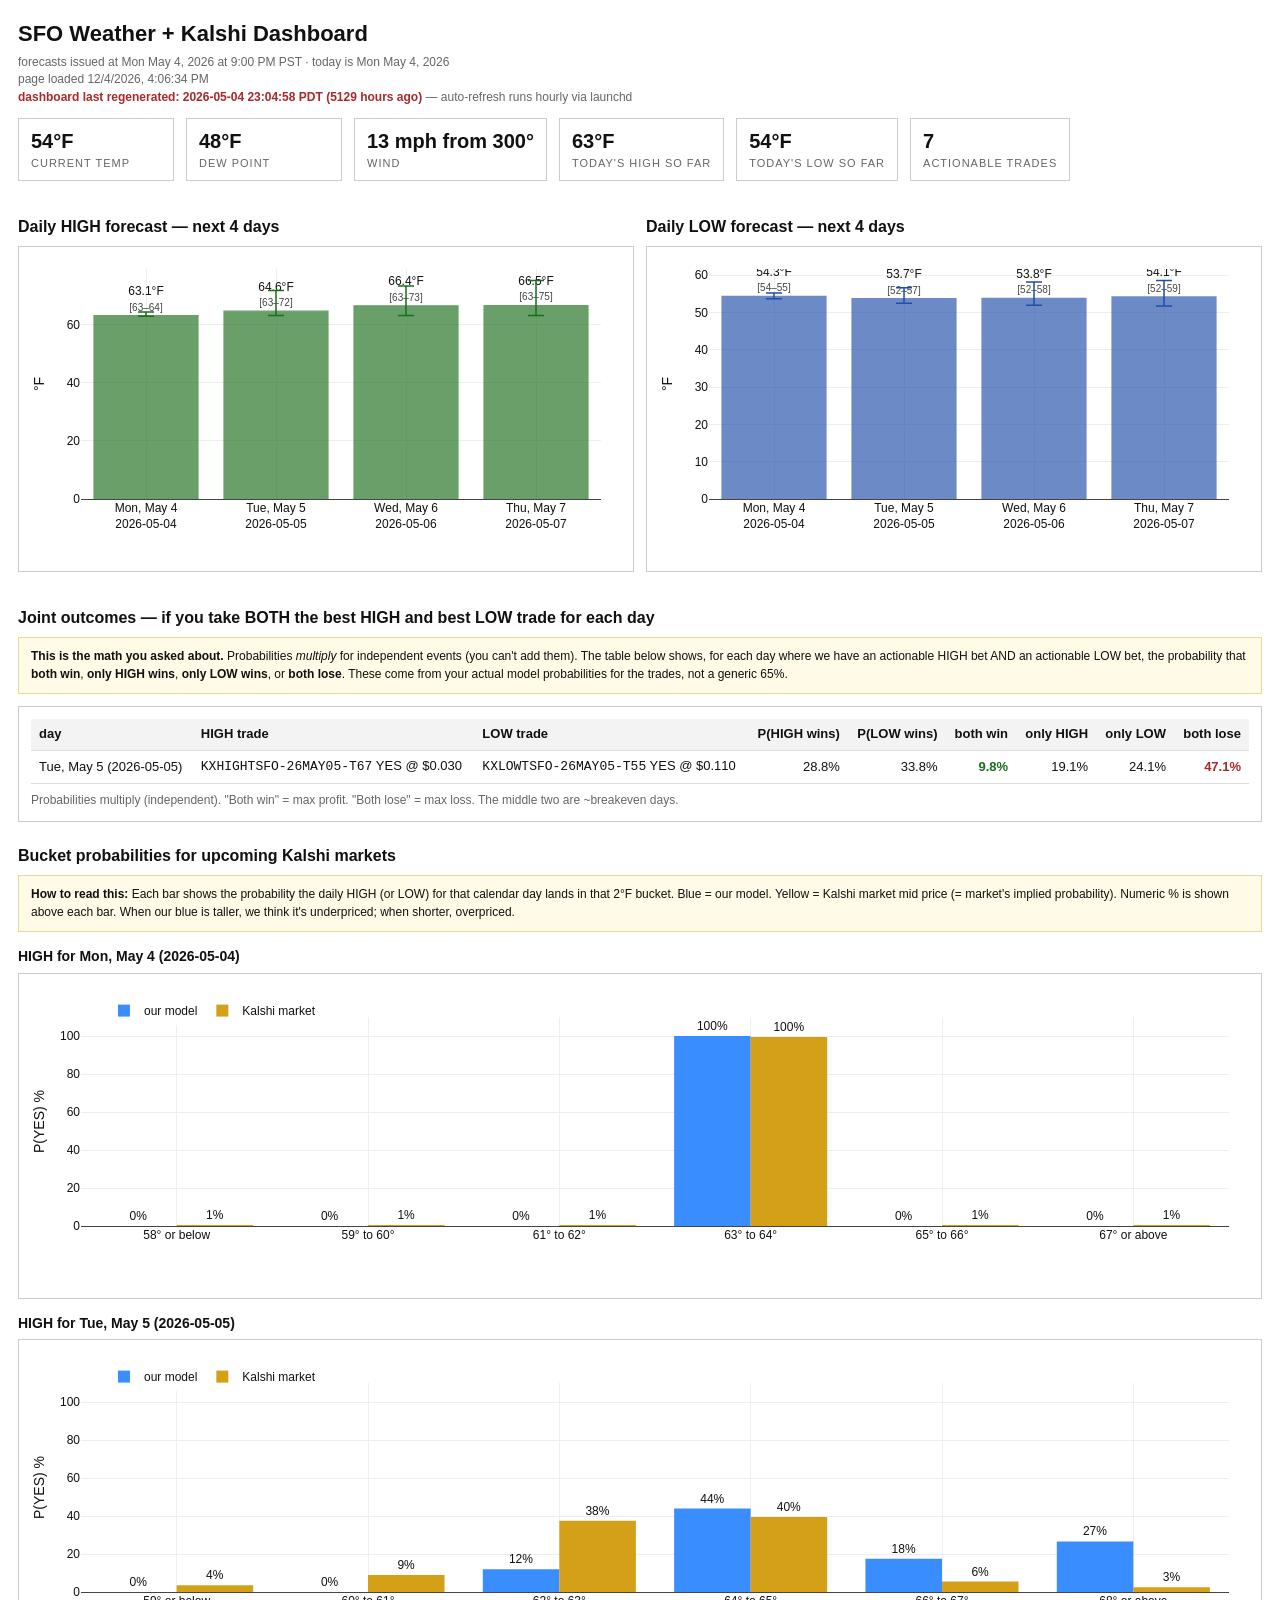
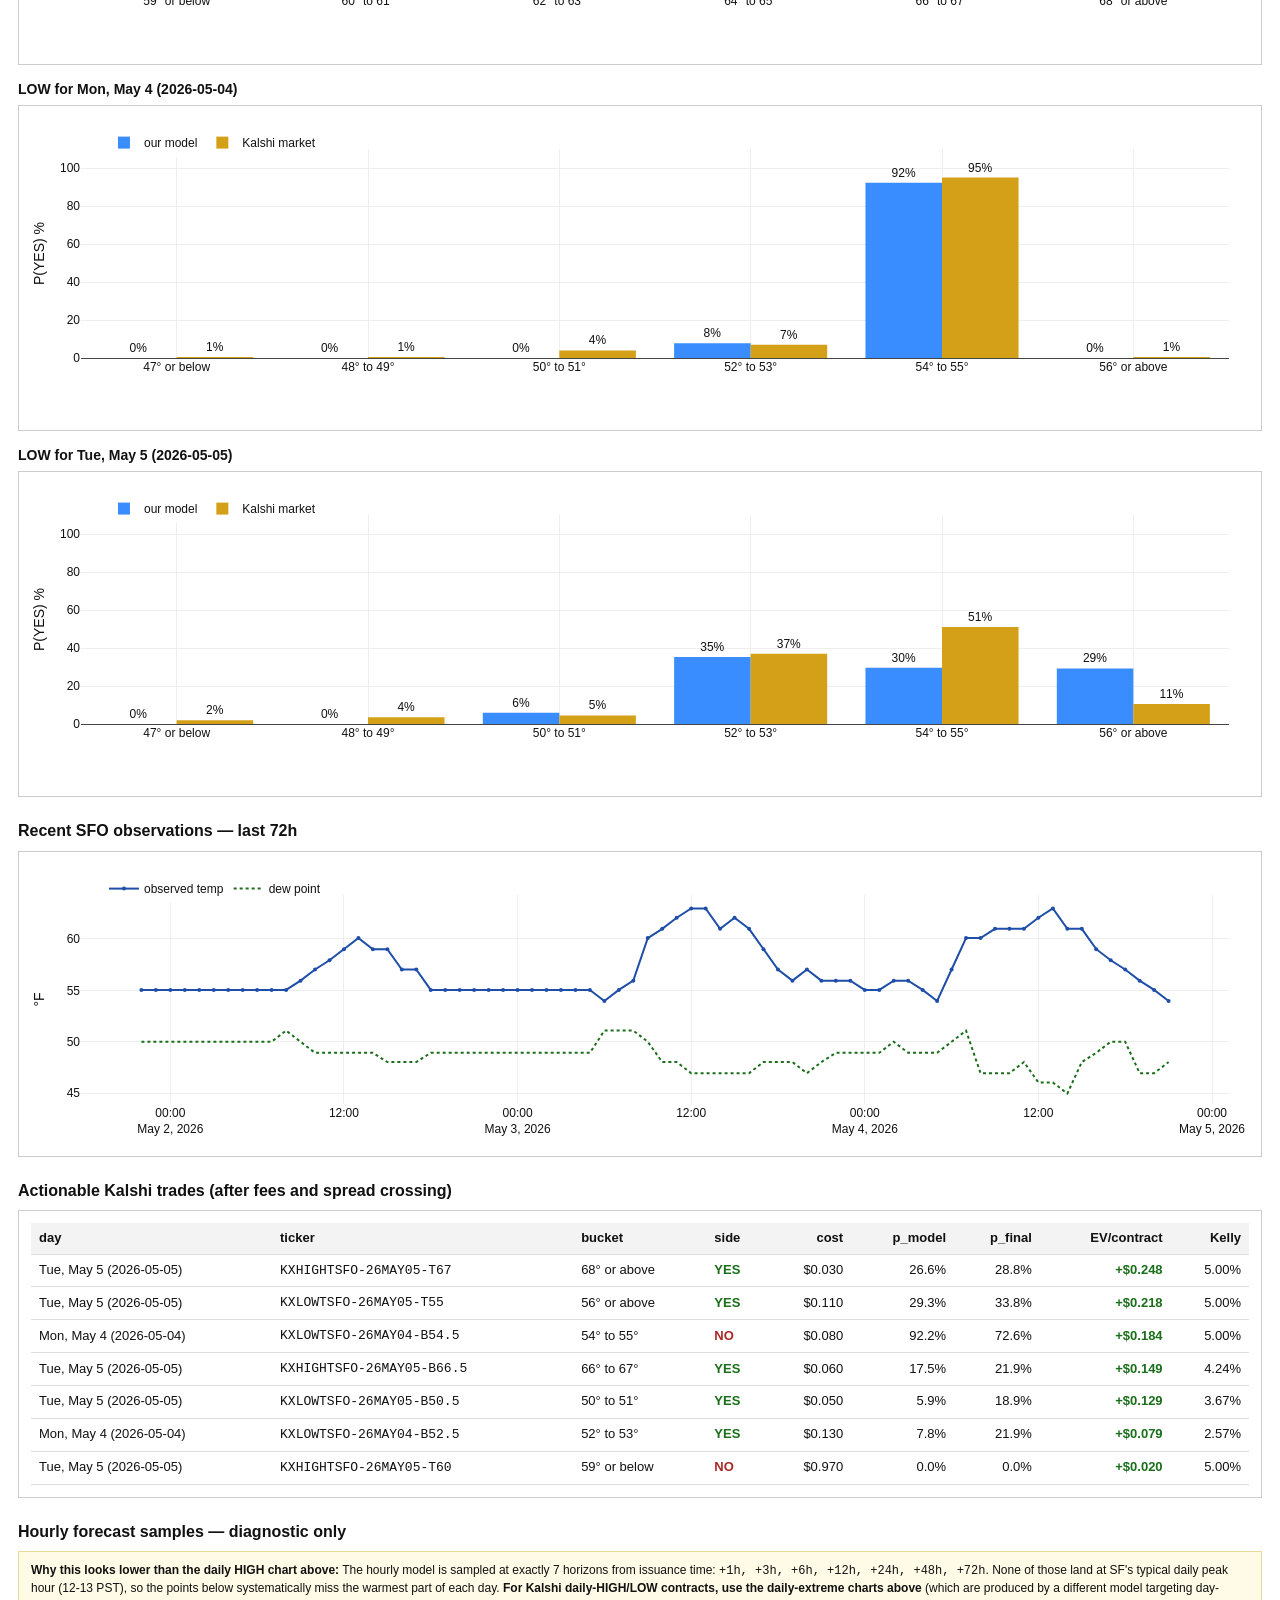
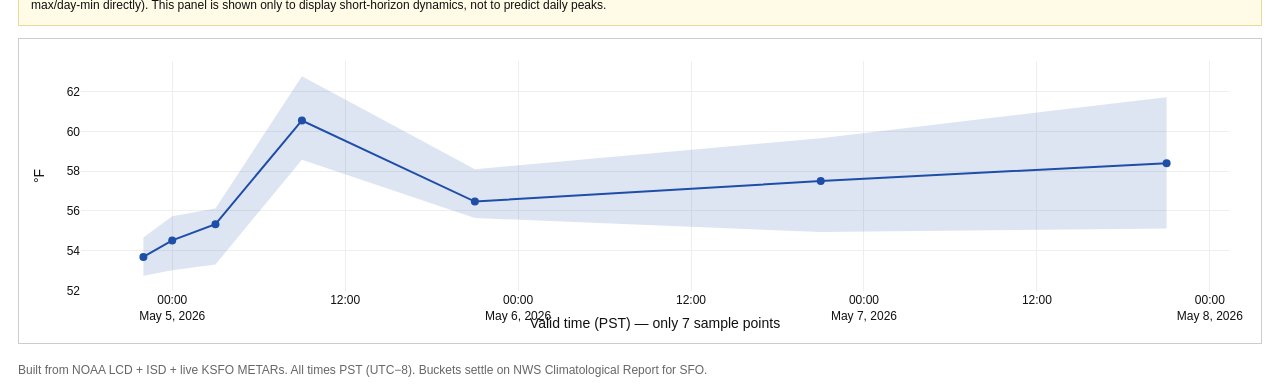
<file: reports/dashboard.html>
<!doctype html>
<html lang="en">
<head>
<meta charset="utf-8">
<meta http-equiv="refresh" content="300">
<title>SFO Weather Dashboard</title>
<script src="https://cdn.plot.ly/plotly-2.35.2.min.js"></script>
<style>
  body { background: #fff; color: #111; font: 14px/1.45 -apple-system,BlinkMacSystemFont,Segoe UI,Helvetica,Arial,sans-serif; margin: 0; padding: 18px; max-width: 1280px; }
  h1 { margin: 0 0 4px; font-size: 22px; }
  h2 { margin: 22px 0 8px; font-size: 16px; }
  h3 { margin: 14px 0 6px; font-size: 14px; font-weight: 600; }
  .small { color: #666; font-size: 12px; }
  .panel { border: 1px solid #ccc; padding: 12px; margin-bottom: 12px; }
  .nowbar { display: flex; gap: 12px; flex-wrap: wrap; margin: 12px 0 12px; }
  .stat { border: 1px solid #ccc; padding: 8px 12px; min-width: 130px; }
  .stat .v { font-size: 20px; font-weight: 700; }
  .stat .l { font-size: 11px; color: #666; text-transform: uppercase; letter-spacing: 1px; }
  table { width: 100%; border-collapse: collapse; font-size: 13px; }
  th, td { text-align: left; padding: 6px 8px; border-bottom: 1px solid #ddd; }
  th { background: #f3f3f3; }
  td.num, th.num { text-align: right; font-variant-numeric: tabular-nums; }
  .yes { color: #1a6e1a; font-weight: 600; }
  .no  { color: #a82929; font-weight: 600; }
  .row2 { display: grid; gap: 12px; grid-template-columns: 1fr 1fr; }
  .explain { background: #fffbe6; border: 1px solid #e6d99a; padding: 10px 12px; font-size: 12px; margin-bottom: 12px; }
  @media (max-width: 760px) { .row2 { grid-template-columns: 1fr; } }
</style>
</head>
<body>
<h1>SFO Weather + Kalshi Dashboard</h1>
<div class="small" id="header-sub"></div>
<div class="small" id="page-loaded"></div>
<div class="small" id="freshness"></div>

<div class="nowbar" id="nowbar"></div>

<div class="row2">
  <div>
    <h2 id="ddh_title">Daily HIGH forecast — next 4 days</h2>
    <div class="panel"><div id="daily_high_chart" style="height:300px;"></div></div>
  </div>
  <div>
    <h2 id="ddl_title">Daily LOW forecast — next 4 days</h2>
    <div class="panel"><div id="daily_low_chart" style="height:300px;"></div></div>
  </div>
</div>

<h2>Joint outcomes — if you take BOTH the best HIGH and best LOW trade for each day</h2>
<div class="explain">
  <b>This is the math you asked about.</b> Probabilities <i>multiply</i> for independent events (you can't add them).
  The table below shows, for each day where we have an actionable HIGH bet AND an actionable LOW bet,
  the probability that <b>both win</b>, <b>only HIGH wins</b>, <b>only LOW wins</b>, or <b>both lose</b>.
  These come from your actual model probabilities for the trades, not a generic 65%.
</div>
<div id="joint_panel"></div>

<h2>Bucket probabilities for upcoming Kalshi markets</h2>
<div class="explain">
  <b>How to read this:</b> Each bar shows the probability the daily HIGH (or LOW) for that calendar day
  lands in that 2°F bucket. Blue = our model. Yellow = Kalshi market mid price (= market's implied probability).
  Numeric % is shown above each bar. When our blue is taller, we think it's underpriced; when shorter, overpriced.
</div>
<div id="bucket_charts_container"></div>

<h2>Recent SFO observations — last 72h</h2>
<div class="panel"><div id="obs_chart" style="height:280px;"></div></div>

<h2>Actionable Kalshi trades (after fees and spread crossing)</h2>
<div id="signals_panel"></div>

<h2>Hourly forecast samples — diagnostic only</h2>
<div class="explain">
  <b>Why this looks lower than the daily HIGH chart above:</b> The hourly model is sampled at exactly
  7 horizons from issuance time: <code>+1h, +3h, +6h, +12h, +24h, +48h, +72h</code>.
  None of those land at SF's typical daily peak hour (12-13 PST), so the points below systematically miss
  the warmest part of each day. <b>For Kalshi daily-HIGH/LOW contracts, use the daily-extreme charts
  above</b> (which are produced by a different model targeting day-max/day-min directly). This panel is
  shown only to display short-horizon dynamics, not to predict daily peaks.
</div>
<div class="panel"><div id="fan_chart" style="height:280px;"></div></div>

<div class="small" style="margin-top:18px">
  Built from NOAA LCD + ISD + live KSFO METARs. All times PST (UTC−8). Buckets settle on NWS Climatological Report for SFO.
</div>

<script id="data" type="application/json">{
  "issued": "2026-05-04 21:00:00",
  "issued_label": "Mon May 4, 2026 at 9:00 PM PST",
  "today_pst": "2026-05-04",
  "today_label": "Mon May 4, 2026",
  "generated_at_pst": "2026-05-04 22:04:58 PST",
  "generated_at_pdt": "2026-05-04 23:04:58 PDT",
  "current_temp": 53.96,
  "current_dew": 48.02,
  "current_wind_speed": 12.658579999999999,
  "current_wind_dir": 300.0,
  "today_high_so_far": 62.959999999999994,
  "today_low_so_far": 53.96,
  "obs": {
    "x": [
      "2026-05-01 22:00:00",
      "2026-05-01 23:00:00",
      "2026-05-02 00:00:00",
      "2026-05-02 01:00:00",
      "2026-05-02 02:00:00",
      "2026-05-02 03:00:00",
      "2026-05-02 04:00:00",
      "2026-05-02 05:00:00",
      "2026-05-02 06:00:00",
      "2026-05-02 07:00:00",
      "2026-05-02 08:00:00",
      "2026-05-02 09:00:00",
      "2026-05-02 10:00:00",
      "2026-05-02 11:00:00",
      "2026-05-02 12:00:00",
      "2026-05-02 13:00:00",
      "2026-05-02 14:00:00",
      "2026-05-02 15:00:00",
      "2026-05-02 16:00:00",
      "2026-05-02 17:00:00",
      "2026-05-02 18:00:00",
      "2026-05-02 19:00:00",
      "2026-05-02 20:00:00",
      "2026-05-02 21:00:00",
      "2026-05-02 22:00:00",
      "2026-05-02 23:00:00",
      "2026-05-03 00:00:00",
      "2026-05-03 01:00:00",
      "2026-05-03 02:00:00",
      "2026-05-03 03:00:00",
      "2026-05-03 04:00:00",
      "2026-05-03 05:00:00",
      "2026-05-03 06:00:00",
      "2026-05-03 07:00:00",
      "2026-05-03 08:00:00",
      "2026-05-03 09:00:00",
      "2026-05-03 10:00:00",
      "2026-05-03 11:00:00",
      "2026-05-03 12:00:00",
      "2026-05-03 13:00:00",
      "2026-05-03 14:00:00",
      "2026-05-03 15:00:00",
      "2026-05-03 16:00:00",
      "2026-05-03 17:00:00",
      "2026-05-03 18:00:00",
      "2026-05-03 19:00:00",
      "2026-05-03 20:00:00",
      "2026-05-03 21:00:00",
      "2026-05-03 22:00:00",
      "2026-05-03 23:00:00",
      "2026-05-04 00:00:00",
      "2026-05-04 01:00:00",
      "2026-05-04 02:00:00",
      "2026-05-04 03:00:00",
      "2026-05-04 04:00:00",
      "2026-05-04 05:00:00",
      "2026-05-04 06:00:00",
      "2026-05-04 07:00:00",
      "2026-05-04 08:00:00",
      "2026-05-04 09:00:00",
      "2026-05-04 10:00:00",
      "2026-05-04 11:00:00",
      "2026-05-04 12:00:00",
      "2026-05-04 13:00:00",
      "2026-05-04 14:00:00",
      "2026-05-04 15:00:00",
      "2026-05-04 16:00:00",
      "2026-05-04 17:00:00",
      "2026-05-04 18:00:00",
      "2026-05-04 19:00:00",
      "2026-05-04 20:00:00",
      "2026-05-04 21:00:00"
    ],
    "y": [
      55.04,
      55.04,
      55.04,
      55.04,
      55.04,
      55.04,
      55.04,
      55.04,
      55.04,
      55.04,
      55.04,
      55.94,
      57.02,
      57.92,
      59.0,
      60.08,
      59.0,
      59.0,
      57.02,
      57.02,
      55.04,
      55.04,
      55.04,
      55.04,
      55.04,
      55.04,
      55.04,
      55.04,
      55.04,
      55.04,
      55.04,
      55.04,
      53.96,
      55.04,
      55.94,
      60.08,
      60.980000000000004,
      62.059999999999995,
      62.959999999999994,
      62.959999999999994,
      60.980000000000004,
      62.059999999999995,
      60.980000000000004,
      59.0,
      57.02,
      55.94,
      57.02,
      55.94,
      55.94,
      55.94,
      55.04,
      55.04,
      55.94,
      55.94,
      55.04,
      53.96,
      57.02,
      60.08,
      60.08,
      60.980000000000004,
      60.980000000000004,
      60.980000000000004,
      62.059999999999995,
      62.959999999999994,
      60.980000000000004,
      60.980000000000004,
      59.0,
      57.92,
      57.02,
      55.94,
      55.04,
      53.96
    ],
    "dew": [
      50.0,
      50.0,
      50.0,
      50.0,
      50.0,
      50.0,
      50.0,
      50.0,
      50.0,
      50.0,
      51.08,
      50.0,
      48.92,
      48.92,
      48.92,
      48.92,
      48.92,
      48.02,
      48.02,
      48.02,
      48.92,
      48.92,
      48.92,
      48.92,
      48.92,
      48.92,
      48.92,
      48.92,
      48.92,
      48.92,
      48.92,
      48.92,
      51.08,
      51.08,
      51.08,
      50.0,
      48.02,
      48.02,
      46.94,
      46.94,
      46.94,
      46.94,
      46.94,
      48.02,
      48.02,
      48.02,
      46.94,
      48.02,
      48.92,
      48.92,
      48.92,
      48.92,
      50.0,
      48.92,
      48.92,
      48.92,
      50.0,
      51.08,
      46.94,
      46.94,
      46.94,
      48.02,
      46.04,
      46.04,
      44.96,
      48.02,
      48.92,
      50.0,
      50.0,
      46.94,
      46.94,
      48.02
    ]
  },
  "fan": [
    {
      "valid_time": "2026-05-04 22:00:00",
      "horizon": 1,
      "median": 53.68801994318483,
      "q10": 52.739171461986956,
      "q90": 54.66138616036112
    },
    {
      "valid_time": "2026-05-05 00:00:00",
      "horizon": 3,
      "median": 54.51688465811142,
      "q10": 53.011611416102326,
      "q90": 55.738895247093176
    },
    {
      "valid_time": "2026-05-05 03:00:00",
      "horizon": 6,
      "median": 55.33583007482943,
      "q10": 53.3107679673626,
      "q90": 56.12219126230174
    },
    {
      "valid_time": "2026-05-05 09:00:00",
      "horizon": 12,
      "median": 60.55226755032197,
      "q10": 58.57387772912729,
      "q90": 62.77748193858191
    },
    {
      "valid_time": "2026-05-05 21:00:00",
      "horizon": 24,
      "median": 56.471302987860824,
      "q10": 55.64567808473976,
      "q90": 58.103981013219816
    },
    {
      "valid_time": "2026-05-06 21:00:00",
      "horizon": 48,
      "median": 57.503803338661015,
      "q10": 54.937345694590576,
      "q90": 59.65825041648296
    },
    {
      "valid_time": "2026-05-07 21:00:00",
      "horizon": 72,
      "median": 58.40519423830769,
      "q10": 55.114067820830456,
      "q90": 61.727067944956346
    }
  ],
  "daily": [
    {
      "day": "2026-05-04",
      "hours_to_settle": 3.0,
      "high_q10": 62.84714893588148,
      "high_q50": 63.0935957375365,
      "high_q90": 64.31674910738772,
      "low_q10": 53.62741594290528,
      "low_q50": 54.27878697862335,
      "low_q90": 55.20845892671756
    },
    {
      "day": "2026-05-05",
      "hours_to_settle": 27.0,
      "high_q10": 63.12183613921001,
      "high_q50": 64.59090098592384,
      "high_q90": 71.7038896240517,
      "low_q10": 52.452963070803065,
      "low_q50": 53.71487557924443,
      "low_q90": 56.593063894566974
    },
    {
      "day": "2026-05-06",
      "hours_to_settle": 51.0,
      "high_q10": 63.12971793128403,
      "high_q50": 66.41770368296865,
      "high_q90": 73.21971456232951,
      "low_q10": 51.91333554428461,
      "low_q50": 53.750836390141195,
      "low_q90": 58.1250955710746
    },
    {
      "day": "2026-05-07",
      "hours_to_settle": 75.0,
      "high_q10": 63.13769853334727,
      "high_q50": 66.54126635177131,
      "high_q90": 75.13545012697422,
      "low_q10": 51.680692007291896,
      "low_q50": 54.13344108986902,
      "low_q90": 58.54400614658772
    }
  ],
  "bucket_charts": [
    {
      "kind": "HIGH",
      "day_D": "2026-05-04",
      "buckets": [
        {
          "label": "58\u00b0 or below",
          "sort": -1000,
          "p_model": 0.0,
          "p_market": 0.005,
          "ticker": "KXHIGHTSFO-26MAY04-T59"
        },
        {
          "label": "59\u00b0 to 60\u00b0",
          "sort": 119,
          "p_model": 0.0,
          "p_market": 0.005,
          "ticker": "KXHIGHTSFO-26MAY04-B59.5"
        },
        {
          "label": "61\u00b0 to 62\u00b0",
          "sort": 123,
          "p_model": 0.0,
          "p_market": 0.005,
          "ticker": "KXHIGHTSFO-26MAY04-B61.5"
        },
        {
          "label": "63\u00b0 to 64\u00b0",
          "sort": 127,
          "p_model": 1.0,
          "p_market": 0.995,
          "ticker": "KXHIGHTSFO-26MAY04-B63.5"
        },
        {
          "label": "65\u00b0 to 66\u00b0",
          "sort": 131,
          "p_model": 0.0,
          "p_market": 0.005,
          "ticker": "KXHIGHTSFO-26MAY04-B65.5"
        },
        {
          "label": "67\u00b0 or above",
          "sort": 1000,
          "p_model": 0.0,
          "p_market": 0.005,
          "ticker": "KXHIGHTSFO-26MAY04-T66"
        }
      ]
    },
    {
      "kind": "HIGH",
      "day_D": "2026-05-05",
      "buckets": [
        {
          "label": "59\u00b0 or below",
          "sort": -1000,
          "p_model": 0.0,
          "p_market": 0.035,
          "ticker": "KXHIGHTSFO-26MAY05-T60"
        },
        {
          "label": "60\u00b0 to 61\u00b0",
          "sort": 121,
          "p_model": 0.0,
          "p_market": 0.09,
          "ticker": "KXHIGHTSFO-26MAY05-B60.5"
        },
        {
          "label": "62\u00b0 to 63\u00b0",
          "sort": 125,
          "p_model": 0.1195,
          "p_market": 0.375,
          "ticker": "KXHIGHTSFO-26MAY05-B62.5"
        },
        {
          "label": "64\u00b0 to 65\u00b0",
          "sort": 129,
          "p_model": 0.4393,
          "p_market": 0.395,
          "ticker": "KXHIGHTSFO-26MAY05-B64.5"
        },
        {
          "label": "66\u00b0 to 67\u00b0",
          "sort": 133,
          "p_model": 0.1752,
          "p_market": 0.055,
          "ticker": "KXHIGHTSFO-26MAY05-B66.5"
        },
        {
          "label": "68\u00b0 or above",
          "sort": 1000,
          "p_model": 0.266,
          "p_market": 0.025,
          "ticker": "KXHIGHTSFO-26MAY05-T67"
        }
      ]
    },
    {
      "kind": "LOW",
      "day_D": "2026-05-04",
      "buckets": [
        {
          "label": "47\u00b0 or below",
          "sort": -1000,
          "p_model": 0.0,
          "p_market": 0.005,
          "ticker": "KXLOWTSFO-26MAY04-T48"
        },
        {
          "label": "48\u00b0 to 49\u00b0",
          "sort": 97,
          "p_model": 0.0,
          "p_market": 0.005,
          "ticker": "KXLOWTSFO-26MAY04-B48.5"
        },
        {
          "label": "50\u00b0 to 51\u00b0",
          "sort": 101,
          "p_model": 0.0,
          "p_market": 0.04,
          "ticker": "KXLOWTSFO-26MAY04-B50.5"
        },
        {
          "label": "52\u00b0 to 53\u00b0",
          "sort": 105,
          "p_model": 0.0777,
          "p_market": 0.07,
          "ticker": "KXLOWTSFO-26MAY04-B52.5"
        },
        {
          "label": "54\u00b0 to 55\u00b0",
          "sort": 109,
          "p_model": 0.9223,
          "p_market": 0.95,
          "ticker": "KXLOWTSFO-26MAY04-B54.5"
        },
        {
          "label": "56\u00b0 or above",
          "sort": 1000,
          "p_model": 0.0,
          "p_market": 0.005,
          "ticker": "KXLOWTSFO-26MAY04-T55"
        }
      ]
    },
    {
      "kind": "LOW",
      "day_D": "2026-05-05",
      "buckets": [
        {
          "label": "47\u00b0 or below",
          "sort": -1000,
          "p_model": 0.0,
          "p_market": 0.02,
          "ticker": "KXLOWTSFO-26MAY05-T48"
        },
        {
          "label": "48\u00b0 to 49\u00b0",
          "sort": 97,
          "p_model": 0.0,
          "p_market": 0.035,
          "ticker": "KXLOWTSFO-26MAY05-B48.5"
        },
        {
          "label": "50\u00b0 to 51\u00b0",
          "sort": 101,
          "p_model": 0.0593,
          "p_market": 0.045,
          "ticker": "KXLOWTSFO-26MAY05-B50.5"
        },
        {
          "label": "52\u00b0 to 53\u00b0",
          "sort": 105,
          "p_model": 0.3521,
          "p_market": 0.37,
          "ticker": "KXLOWTSFO-26MAY05-B52.5"
        },
        {
          "label": "54\u00b0 to 55\u00b0",
          "sort": 109,
          "p_model": 0.2959,
          "p_market": 0.51,
          "ticker": "KXLOWTSFO-26MAY05-B54.5"
        },
        {
          "label": "56\u00b0 or above",
          "sort": 1000,
          "p_model": 0.2927,
          "p_market": 0.10500000000000001,
          "ticker": "KXLOWTSFO-26MAY05-T55"
        }
      ]
    }
  ],
  "actionable": [
    {
      "ticker": "KXHIGHTSFO-26MAY05-T67",
      "event_ticker": "KXHIGHTSFO-26MAY05",
      "series_ticker": "KXHIGHTSFO",
      "side_label": "HIGH",
      "day_D": "2026-05-05",
      "hours_to_settle": 28.0,
      "yes_sub_title": "68\u00b0 or above",
      "strike_type": "greater",
      "floor_strike": 67,
      "cap_strike": null,
      "yes_bid": 0.02,
      "yes_ask": 0.03,
      "spread": 0.009999999999999998,
      "model_prob_yes": 0.266,
      "meta_prob_yes": 0.2882,
      "p_final": 0.2882,
      "model_median_temp_f": 64.83,
      "trade_side": "yes",
      "trade_cost": 0.03,
      "trade_ev_per_c": 0.24817204301075269,
      "kelly_full": 0.2662,
      "kelly_used": 0.05,
      "open_interest": null,
      "volume": null,
      "data_status": "candle"
    },
    {
      "ticker": "KXLOWTSFO-26MAY05-T55",
      "event_ticker": "KXLOWTSFO-26MAY05",
      "series_ticker": "KXLOWTSFO",
      "side_label": "LOW",
      "day_D": "2026-05-05",
      "hours_to_settle": 28.0,
      "yes_sub_title": "56\u00b0 or above",
      "strike_type": "greater",
      "floor_strike": 55,
      "cap_strike": null,
      "yes_bid": 0.1,
      "yes_ask": 0.11,
      "spread": 0.009999999999999995,
      "model_prob_yes": 0.2927,
      "meta_prob_yes": 0.3384,
      "p_final": 0.3384,
      "model_median_temp_f": 53.9,
      "trade_side": "yes",
      "trade_cost": 0.11,
      "trade_ev_per_c": 0.2183838383838384,
      "kelly_full": 0.2566,
      "kelly_used": 0.05,
      "open_interest": null,
      "volume": null,
      "data_status": "candle"
    },
    {
      "ticker": "KXLOWTSFO-26MAY04-B54.5",
      "event_ticker": "KXLOWTSFO-26MAY04",
      "series_ticker": "KXLOWTSFO",
      "side_label": "LOW",
      "day_D": "2026-05-04",
      "hours_to_settle": 4.0,
      "yes_sub_title": "54\u00b0 to 55\u00b0",
      "strike_type": "between",
      "floor_strike": 54,
      "cap_strike": 55,
      "yes_bid": 0.92,
      "yes_ask": 0.98,
      "spread": 0.05999999999999994,
      "model_prob_yes": 0.9223,
      "meta_prob_yes": 0.7256,
      "p_final": 0.7256,
      "model_median_temp_f": 54.3,
      "trade_side": "no",
      "trade_cost": 0.07999999999999996,
      "trade_ev_per_c": 0.1843902439024392,
      "kelly_full": 0.2113,
      "kelly_used": 0.05,
      "open_interest": null,
      "volume": null,
      "data_status": "candle"
    },
    {
      "ticker": "KXHIGHTSFO-26MAY05-B66.5",
      "event_ticker": "KXHIGHTSFO-26MAY05",
      "series_ticker": "KXHIGHTSFO",
      "side_label": "HIGH",
      "day_D": "2026-05-05",
      "hours_to_settle": 28.0,
      "yes_sub_title": "66\u00b0 to 67\u00b0",
      "strike_type": "between",
      "floor_strike": 66,
      "cap_strike": 67,
      "yes_bid": 0.05,
      "yes_ask": 0.06,
      "spread": 0.009999999999999995,
      "model_prob_yes": 0.1752,
      "meta_prob_yes": 0.2194,
      "p_final": 0.2194,
      "model_median_temp_f": 64.83,
      "trade_side": "yes",
      "trade_cost": 0.06,
      "trade_ev_per_c": 0.149435736677116,
      "kelly_full": 0.1696,
      "kelly_used": 0.0424,
      "open_interest": null,
      "volume": null,
      "data_status": "candle"
    },
    {
      "ticker": "KXLOWTSFO-26MAY05-B50.5",
      "event_ticker": "KXLOWTSFO-26MAY05",
      "series_ticker": "KXLOWTSFO",
      "side_label": "LOW",
      "day_D": "2026-05-05",
      "hours_to_settle": 28.0,
      "yes_sub_title": "50\u00b0 to 51\u00b0",
      "strike_type": "between",
      "floor_strike": 50,
      "cap_strike": 51,
      "yes_bid": 0.04,
      "yes_ask": 0.05,
      "spread": 0.010000000000000002,
      "model_prob_yes": 0.0593,
      "meta_prob_yes": 0.1895,
      "p_final": 0.1895,
      "model_median_temp_f": 53.9,
      "trade_side": "yes",
      "trade_cost": 0.05,
      "trade_ev_per_c": 0.12948824343015214,
      "kelly_full": 0.1468,
      "kelly_used": 0.0367,
      "open_interest": null,
      "volume": null,
      "data_status": "candle"
    },
    {
      "ticker": "KXLOWTSFO-26MAY04-B52.5",
      "event_ticker": "KXLOWTSFO-26MAY04",
      "series_ticker": "KXLOWTSFO",
      "side_label": "LOW",
      "day_D": "2026-05-04",
      "hours_to_settle": 4.0,
      "yes_sub_title": "52\u00b0 to 53\u00b0",
      "strike_type": "between",
      "floor_strike": 52,
      "cap_strike": 53,
      "yes_bid": 0.01,
      "yes_ask": 0.13,
      "spread": 0.12000000000000001,
      "model_prob_yes": 0.0777,
      "meta_prob_yes": 0.2194,
      "p_final": 0.2194,
      "model_median_temp_f": 54.3,
      "trade_side": "yes",
      "trade_cost": 0.13,
      "trade_ev_per_c": 0.079435736677116,
      "kelly_full": 0.1028,
      "kelly_used": 0.0257,
      "open_interest": null,
      "volume": null,
      "data_status": "candle"
    },
    {
      "ticker": "KXHIGHTSFO-26MAY05-T60",
      "event_ticker": "KXHIGHTSFO-26MAY05",
      "series_ticker": "KXHIGHTSFO",
      "side_label": "HIGH",
      "day_D": "2026-05-05",
      "hours_to_settle": 28.0,
      "yes_sub_title": "59\u00b0 or below",
      "strike_type": "less",
      "floor_strike": null,
      "cap_strike": 60,
      "yes_bid": 0.03,
      "yes_ask": 0.04,
      "spread": 0.010000000000000002,
      "model_prob_yes": 0.0,
      "meta_prob_yes": 0.0,
      "p_final": 0.0,
      "model_median_temp_f": 64.83,
      "trade_side": "no",
      "trade_cost": 0.97,
      "trade_ev_per_c": 0.020000000000000025,
      "kelly_full": 1.0,
      "kelly_used": 0.05,
      "open_interest": null,
      "volume": null,
      "data_status": "candle"
    }
  ],
  "joint_outcomes": [
    {
      "day": "2026-05-05",
      "high_ticker": "KXHIGHTSFO-26MAY05-T67",
      "low_ticker": "KXLOWTSFO-26MAY05-T55",
      "high_side": "yes",
      "low_side": "yes",
      "high_bucket": "68\u00b0 or above",
      "low_bucket": "56\u00b0 or above",
      "p_high_win": 0.288,
      "p_low_win": 0.338,
      "both_win": 0.098,
      "high_only": 0.191,
      "low_only": 0.241,
      "both_lose": 0.471,
      "high_cost": 0.03,
      "low_cost": 0.11,
      "high_ev": 0.24817204301075269,
      "low_ev": 0.2183838383838384
    }
  ]
}</script>
<script>
const DATA = JSON.parse(document.getElementById('data').textContent);
const fmtDay = ymd => {
  const [y, m, d] = ymd.split('-').map(Number);
  const dt = new Date(y, m - 1, d);
  return dt.toLocaleDateString(undefined, {weekday:'short', month:'short', day:'numeric'});
};
document.getElementById('page-loaded').textContent = 'page loaded ' + new Date().toLocaleString();
document.getElementById('header-sub').textContent =
  'forecasts issued at ' + DATA.issued_label + '  ·  today is ' + DATA.today_label;

// Compute and display data freshness so you can tell if the auto-refresh ran
const generatedAt = new Date(DATA.generated_at_pdt.replace(' PDT', ''));
const ageSeconds = (new Date() - generatedAt) / 1000;
const ageStr = ageSeconds < 120 ? Math.round(ageSeconds) + ' sec ago'
             : ageSeconds < 7200 ? Math.round(ageSeconds/60) + ' min ago'
             : Math.round(ageSeconds/3600) + ' hours ago';
const freshColor = ageSeconds < 3900 ? '#1a6e1a' : '#a82929';
document.getElementById('freshness').innerHTML =
  '<span style="color:' + freshColor + '; font-weight: 600;">dashboard last regenerated: ' +
  DATA.generated_at_pdt + ' (' + ageStr + ')</span>' +
  ' — auto-refresh runs hourly via launchd';

const nowbar = document.getElementById('nowbar');
function stat(label, value) {
  const d = document.createElement('div');
  d.className = 'stat';
  d.innerHTML = '<div class="v">' + value + '</div><div class="l">' + label + '</div>';
  nowbar.appendChild(d);
}
stat('current temp', DATA.current_temp.toFixed(0) + '°F');
if (DATA.current_dew !== null) stat('dew point', DATA.current_dew.toFixed(0) + '°F');
if (DATA.current_wind_speed !== null) {
  let s = DATA.current_wind_speed.toFixed(0) + ' mph';
  if (DATA.current_wind_dir !== null) s += ' from ' + Math.round(DATA.current_wind_dir) + '°';
  stat('wind', s);
}
if (DATA.today_high_so_far !== null) stat("today's high so far", DATA.today_high_so_far.toFixed(0) + '°F');
if (DATA.today_low_so_far !== null)  stat("today's low so far",  DATA.today_low_so_far.toFixed(0)  + '°F');
if (DATA.actionable) stat('actionable trades', DATA.actionable.length);

// ---------- Daily HIGH / LOW bar charts with explicit dates ----------
function dailyChart(divId, kind) {
  if (!DATA.daily) return;
  const xLabels = DATA.daily.map(d => fmtDay(d.day) + '<br>' + d.day);
  const med = DATA.daily.map(d => d[kind + '_q50']);
  const q10 = DATA.daily.map(d => d[kind + '_q10']);
  const q90 = DATA.daily.map(d => d[kind + '_q90']);
  const lo = med.map((m, i) => m - q10[i]);
  const hi = med.map((m, i) => q90[i] - m);
  const color = kind === 'high' ? '#1a6e1a' : '#1f4ea8';
  const traces = [{
    x: xLabels, y: med, type: 'bar',
    marker: {color: color, opacity: 0.65, line: {color: color, width: 1.2}},
    text: med.map((m, i) =>
      m.toFixed(1) + '°F<br><span style="font-size:10px;color:#444">[' +
      q10[i].toFixed(0) + '–' + q90[i].toFixed(0) + ']</span>'),
    textposition: 'outside',
    error_y: {type: 'data', symmetric: false, array: hi, arrayminus: lo,
              color: color, thickness: 1.5, width: 8},
  }];
  Plotly.newPlot(divId, traces, {
    margin: {l: 50, r: 20, t: 10, b: 60}, font: {color: '#111'},
    xaxis: {gridcolor: '#eee'}, yaxis: {gridcolor: '#eee', title: '°F'},
    showlegend: false,
  }, {displayModeBar: false, responsive: true});
}
dailyChart('daily_high_chart', 'high');
dailyChart('daily_low_chart',  'low');

// ---------- Joint outcomes table ----------
const jp = document.getElementById('joint_panel');
if (DATA.joint_outcomes && DATA.joint_outcomes.length > 0) {
  const rows = DATA.joint_outcomes.map(j => {
    const dateLabel = fmtDay(j.day) + ' (' + j.day + ')';
    const pct = v => (v*100).toFixed(1) + '%';
    return '<tr>' +
      '<td>' + dateLabel + '</td>' +
      '<td><code>' + j.high_ticker + '</code> ' + j.high_side.toUpperCase() + ' @ $' + j.high_cost.toFixed(3) + '</td>' +
      '<td><code>' + j.low_ticker  + '</code> ' + j.low_side.toUpperCase()  + ' @ $' + j.low_cost.toFixed(3)  + '</td>' +
      '<td class="num">' + pct(j.p_high_win) + '</td>' +
      '<td class="num">' + pct(j.p_low_win)  + '</td>' +
      '<td class="num yes">' + pct(j.both_win) + '</td>' +
      '<td class="num">' + pct(j.high_only)  + '</td>' +
      '<td class="num">' + pct(j.low_only)   + '</td>' +
      '<td class="num no">'  + pct(j.both_lose) + '</td>' +
    '</tr>';
  }).join('');
  jp.innerHTML = '<div class="panel"><table>' +
    '<thead><tr><th>day</th><th>HIGH trade</th><th>LOW trade</th>' +
    '<th class="num">P(HIGH wins)</th><th class="num">P(LOW wins)</th>' +
    '<th class="num">both win</th><th class="num">only HIGH</th>' +
    '<th class="num">only LOW</th><th class="num">both lose</th></tr></thead>' +
    '<tbody>' + rows + '</tbody></table>' +
    '<div class="small" style="margin-top:8px;">Probabilities multiply (independent). ' +
    '"Both win" = max profit. "Both lose" = max loss. The middle two are ~breakeven days.</div>' +
  '</div>';
} else {
  jp.innerHTML = '<div class="panel" style="color:#666;">' +
    'Need both an actionable HIGH trade and an actionable LOW trade for the same day. ' +
    'No paired opportunities right now.</div>';
}

// ---------- Per-day bucket charts (Kalshi) ----------
const bcc = document.getElementById('bucket_charts_container');
if (DATA.bucket_charts && DATA.bucket_charts.length > 0) {
  DATA.bucket_charts.forEach((bc, idx) => {
    const wrap = document.createElement('div');
    const dateLabel = fmtDay(bc.day_D) + ' (' + bc.day_D + ')';
    wrap.innerHTML = '<h3>' + bc.kind + ' for ' + dateLabel + '</h3>' +
                     '<div class="panel"><div id="bc_' + idx + '" style="height:300px;"></div></div>';
    bcc.appendChild(wrap);
    const labels = bc.buckets.map(b => b.label);
    const pmodel  = bc.buckets.map(b => (b.p_model  != null ? b.p_model  * 100 : 0));
    const pmarket = bc.buckets.map(b => (b.p_market != null ? b.p_market * 100 : 0));
    const traces = [
      {x: labels, y: pmodel, type:'bar', marker:{color:'#3a8dff'}, name:'our model',
       text: pmodel.map(v => v.toFixed(0) + '%'), textposition:'outside'},
      {x: labels, y: pmarket, type:'bar', marker:{color:'#d4a017'}, name:'Kalshi market',
       text: pmarket.map(v => v.toFixed(0) + '%'), textposition:'outside'},
    ];
    Plotly.newPlot('bc_' + idx, traces, {
      barmode: 'group', margin: {l: 50, r: 20, t: 10, b: 60}, font: {color: '#111'},
      xaxis: {gridcolor: '#eee'}, yaxis: {gridcolor: '#eee', title: 'P(YES) %', range: [0, 110]},
      legend: {x: 0.02, y: 1.10, orientation:'h'},
    }, {displayModeBar: false, responsive: true});
  });
} else {
  bcc.innerHTML = '<div class="panel" style="color:#666;">No upcoming Kalshi markets.</div>';
}

// ---------- Recent observations line chart ----------
if (DATA.obs) {
  const traces = [
    {x: DATA.obs.x, y: DATA.obs.y, mode: 'lines+markers', line: {color: '#1f4ea8'},
     marker: {size: 4}, name: 'observed temp'},
  ];
  if (DATA.obs.dew && DATA.obs.dew.some(v => v !== null)) {
    traces.push({x: DATA.obs.x, y: DATA.obs.dew, mode: 'lines',
                 line: {color: '#1a6e1a', dash: 'dot'}, name: 'dew point'});
  }
  Plotly.newPlot('obs_chart', traces, {
    margin: {l: 50, r: 20, t: 10, b: 40}, font: {color: '#111'},
    xaxis: {gridcolor: '#eee'}, yaxis: {gridcolor: '#eee', title: '°F'},
    legend: {x: 0.02, y: 1.10, orientation:'h'},
  }, {displayModeBar: false, responsive: true});
}

// ---------- Hourly forecast samples (kept for context, clearly labeled) ----------
if (DATA.fan) {
  const x = DATA.fan.map(p => p.valid_time);
  const med = DATA.fan.map(p => p.median);
  const q10 = DATA.fan.map(p => p.q10);
  const q90 = DATA.fan.map(p => p.q90);
  const traces = [
    {x: x.concat(x.slice().reverse()), y: q10.concat(q90.slice().reverse()),
     fill: 'toself', fillcolor: 'rgba(31,78,168,0.15)', line: {color: 'rgba(0,0,0,0)'},
     hoverinfo: 'skip', showlegend: false},
    {x: x, y: med, mode: 'lines+markers', line: {color: '#1f4ea8', width: 2},
     marker: {size: 8}, name: 'median (each dot = one model horizon)',
     text: DATA.fan.map(p => '+' + p.horizon + 'h: ' + p.median.toFixed(1) + '°F'),
     hovertemplate: '%{text} (valid %{x})<extra></extra>'},
  ];
  Plotly.newPlot('fan_chart', traces, {
    margin: {l: 50, r: 20, t: 10, b: 40}, font: {color: '#111'},
    xaxis: {gridcolor: '#eee', title: 'Valid time (PST) — only 7 sample points'},
    yaxis: {gridcolor: '#eee', title: '°F'},
    showlegend: false,
  }, {displayModeBar: false, responsive: true});
}

// ---------- Actionable signals table ----------
const sp = document.getElementById('signals_panel');
if (DATA.actionable && DATA.actionable.length > 0) {
  const rows = DATA.actionable.map(s => {
    const sideClass = s.trade_side === 'yes' ? 'yes' : 'no';
    const dateLabel = fmtDay(s.day_D) + ' (' + s.day_D + ')';
    return '<tr>' +
      '<td>' + dateLabel + '</td>' +
      '<td><code>' + s.ticker + '</code></td>' +
      '<td>' + (s.yes_sub_title || '') + '</td>' +
      '<td class="' + sideClass + '">' + (s.trade_side || '').toUpperCase() + '</td>' +
      '<td class="num">$' + (s.trade_cost || 0).toFixed(3) + '</td>' +
      '<td class="num">' + (s.model_prob_yes != null ? (s.model_prob_yes * 100).toFixed(1) + '%' : '—') + '</td>' +
      '<td class="num">' + (s.p_final != null ? (s.p_final * 100).toFixed(1) + '%' : '—') + '</td>' +
      '<td class="num yes">+$' + (s.trade_ev_per_c || 0).toFixed(3) + '</td>' +
      '<td class="num">' + ((s.kelly_used || 0) * 100).toFixed(2) + '%</td>' +
    '</tr>';
  }).join('');
  sp.innerHTML = '<div class="panel"><table>' +
    '<thead><tr><th>day</th><th>ticker</th><th>bucket</th><th>side</th>' +
    '<th class="num">cost</th><th class="num">p_model</th><th class="num">p_final</th>' +
    '<th class="num">EV/contract</th><th class="num">Kelly</th></tr></thead>' +
    '<tbody>' + rows + '</tbody></table></div>';
} else {
  sp.innerHTML = '<div class="panel" style="color:#666;">No actionable trades right now.</div>';
}
</script>
</body>
</html>
</file>
<file: css/site.css>
/* ariadne labs ── site stylesheet
 * design: intempus.org + standardsignal.com
 * format: situational-awareness.ai (long-form essay)
 */

:root {
  --bg:           #F4F3EF;
  --bg-elevated:  #FAF9F5;
  --surface:      #ECEAE2;
  --fg:           #1C1B17;
  --fg-muted:     rgba(28, 27, 23, 0.78);
  --fg-faint:     rgba(28, 27, 23, 0.55);
  --fg-fainter:   rgba(28, 27, 23, 0.30);
  --rule:         rgba(28, 27, 23, 0.16);
  --accent:       #C8B89A;
  --accent-strong:#9A8868;

  --serif-display: "Crimson Pro", "Newsreader", Georgia, "Times New Roman", serif;
  --serif-text:    "Newsreader", "Crimson Pro", Georgia, serif;
  --mono:          "JetBrains Mono", "SF Mono", Menlo, Consolas, monospace;

  /* situational-awareness uses ~700-720px text column */
  --measure:       43rem;
  --measure-narrow:34rem;
  --measure-wide:  56rem;
  --layout-max:    72rem;

  --pad-x:         clamp(1.25rem, 4vw, 2.5rem);
  --pad-y:         clamp(2rem, 5vh, 3.5rem);
}

*, *::before, *::after { box-sizing: border-box; }
html { -webkit-text-size-adjust: 100%; }

body {
  margin: 0;
  background: var(--bg);
  color: var(--fg);
  font-family: var(--serif-text);
  font-size: 18px;
  line-height: 1.65;
  font-feature-settings: "kern", "liga", "onum";
  font-variant-numeric: oldstyle-nums proportional-nums;
  -webkit-font-smoothing: antialiased;
  -moz-osx-font-smoothing: grayscale;
  text-rendering: optimizeLegibility;
}

::selection { background: rgba(154, 136, 104, 0.30); color: var(--fg); }

/* ═══════════════════════════════════════════════════════════════════
   header / navigation
   ═══════════════════════════════════════════════════════════════════ */

.site-header {
  max-width: var(--layout-max);
  margin: 0 auto;
  padding: clamp(1.4rem, 3vh, 2.4rem) var(--pad-x) 0.9rem;
  display: flex;
  justify-content: space-between;
  align-items: baseline;
  gap: 2rem;
  border-bottom: 1px solid var(--rule);
}

.wordmark {
  font-family: var(--serif-display);
  font-size: clamp(1.6rem, 2.4vw, 2rem);
  font-weight: 400;
  letter-spacing: -0.015em;
  line-height: 1;
  color: var(--fg);
  text-decoration: none;
}
.wordmark em {
  font-style: italic;
  font-weight: 400;
  color: var(--fg);
}

.site-nav {
  display: flex;
  gap: 1.6rem;
  font-family: var(--mono);
  font-size: 0.7rem;
  letter-spacing: 0.13em;
  text-transform: uppercase;
}
.site-nav a {
  color: var(--fg-faint);
  text-decoration: none;
  padding: 0.15rem 0;
  border-bottom: 1px solid transparent;
  transition: color 120ms ease, border-color 120ms ease;
}
.site-nav a:hover,
.site-nav a.active {
  color: var(--fg);
  border-bottom-color: var(--fg);
}

/* ═══════════════════════════════════════════════════════════════════
   article container — situational-awareness book-style column
   ═══════════════════════════════════════════════════════════════════ */

.article {
  max-width: var(--layout-max);
  margin: 0 auto;
  padding: clamp(2.5rem, 6vh, 4.5rem) var(--pad-x) 0;
}

.article > * { max-width: var(--measure); }

/* ═══════════════════════════════════════════════════════════════════
   lede / opener (intempus style)
   ═══════════════════════════════════════════════════════════════════ */

.lede { margin: 0 0 3.5rem 0; }
.lede .ipa {
  font-family: var(--mono);
  font-size: 0.6em;
  letter-spacing: 0.02em;
  color: var(--fg-faint);
  vertical-align: 0.18em;
  margin-right: 0.35em;
  font-feature-settings: "tnum";
}
.lede p {
  font-family: var(--serif-display);
  font-size: clamp(1.4rem, 2.6vw, 1.85rem);
  font-weight: 400;
  line-height: 1.32;
  letter-spacing: -0.012em;
  margin: 0;
  color: var(--fg);
}
.lede em {
  font-style: italic;
  font-weight: 500;
}

/* ═══════════════════════════════════════════════════════════════════
   block / section
   ═══════════════════════════════════════════════════════════════════ */

.block { margin-bottom: 3.5rem; max-width: var(--layout-max); }

.block-label {
  font-family: var(--mono);
  font-size: 0.7rem;
  font-weight: 500;
  letter-spacing: 0.16em;
  text-transform: uppercase;
  color: var(--fg-faint);
  border-bottom: 1px solid var(--fg-fainter);
  padding-bottom: 0.5rem;
  margin: 0 0 1.4rem 0;
  max-width: var(--measure);
}

/* article body type. tight measure, generous leading. */
.block p,
.article > p {
  font-family: var(--serif-text);
  font-size: 1.1rem;
  line-height: 1.65;
  margin: 0 0 1.05rem 0;
  max-width: var(--measure);
}
.block ol,
.block ul { max-width: var(--measure); padding-left: 1.5em; margin: 0 0 1.4rem 0; }
.block li { margin-bottom: 0.5rem; line-height: 1.6; }

/* drop cap on first paragraph of an article (situational-awareness style) */
.has-drop-cap::first-letter {
  float: left;
  font-family: var(--serif-display);
  font-size: 4.4em;
  font-weight: 200;
  line-height: 0.85;
  margin: 0.05em 0.12em 0 0;
  color: var(--fg);
}

/* italic block emphasis (intempus brand pattern) */
.brand {
  font-style: italic;
  font-weight: 500;
}

/* inline links (situational-awareness style — underline, hover blue) */
a.inline,
.block p a,
.article > p a {
  color: inherit;
  text-decoration: underline;
  text-decoration-thickness: 0.045em;
  text-underline-offset: 0.18em;
  text-decoration-color: var(--fg-fainter);
  transition: text-decoration-color 120ms, color 120ms;
}
.block p a:hover,
.article > p a:hover { color: #1d3fa1; text-decoration-color: #1d3fa1; }

/* ═══════════════════════════════════════════════════════════════════
   hover-defined terms (standardsignal pattern — but lighter)
   ═══════════════════════════════════════════════════════════════════ */

.term {
  cursor: help;
  text-decoration: underline;
  text-decoration-thickness: 0.05em;
  text-underline-offset: 0.18em;
  text-decoration-color: var(--accent);
  position: relative;
}
.term:hover { text-decoration-color: var(--accent-strong); }
.term:hover::after {
  content: attr(data-def);
  position: absolute;
  left: 0;
  top: 1.6em;
  z-index: 50;
  background: var(--bg-elevated);
  border: 1px solid var(--rule);
  box-shadow: 0 6px 26px rgba(28, 27, 23, 0.10);
  padding: 0.85rem 1rem;
  border-radius: 4px;
  font-family: var(--serif-text);
  font-size: 0.95rem;
  line-height: 1.5;
  color: var(--fg-muted);
  width: 22rem;
  max-width: calc(100vw - 3rem);
  white-space: normal;
  text-decoration: none;
}

/* ═══════════════════════════════════════════════════════════════════
   inline figure (situational-awareness chart embeds)
   ═══════════════════════════════════════════════════════════════════ */

figure.inline {
  margin: 1.8rem 0 2rem;
  max-width: var(--measure-wide);
  background: var(--bg-elevated);
  border: 1px solid var(--rule);
  border-radius: 4px;
  padding: 1rem 1.1rem 0.6rem;
  box-shadow: 0 1px 0 rgba(28, 27, 23, 0.03);
}
figure.inline svg { width: 100%; height: auto; display: block; }
figure.inline figcaption {
  margin-top: 0.4rem;
  font-family: var(--mono);
  font-size: 0.7rem;
  letter-spacing: 0.06em;
  color: var(--fg-faint);
  font-style: italic;
  line-height: 1.5;
  font-feature-settings: "tnum";
}

/* ═══════════════════════════════════════════════════════════════════
   accent badges / chips
   ═══════════════════════════════════════════════════════════════════ */

.chip {
  display: inline-block;
  font-family: var(--mono);
  font-size: 0.68rem;
  letter-spacing: 0.13em;
  text-transform: uppercase;
  padding: 0.2rem 0.55rem;
  border-radius: 999px;
  margin-right: 0.35rem;
}
.chip-good { background: rgba(45, 110, 45, 0.10); color: #2D6E2D; }
.chip-warn { background: rgba(154, 136, 104, 0.18); color: #6E5C36; }
.chip-bad  { background: rgba(156, 41, 41, 0.10); color: #9C2929; }
.chip-neutral { background: var(--surface); color: var(--fg-muted); }

.up   { color: #2D6E2D; font-feature-settings: "tnum"; }
.down { color: #9C2929; font-feature-settings: "tnum"; }

/* ═══════════════════════════════════════════════════════════════════
   stat row (standardsignal style — but smaller, more academic)
   ═══════════════════════════════════════════════════════════════════ */

.stat-row {
  display: flex;
  flex-wrap: wrap;
  gap: clamp(1.25rem, 4vw, 3rem);
  align-items: baseline;
  padding: 1.6rem 0 1.4rem;
  border-top: 1px solid var(--rule);
  border-bottom: 1px solid var(--rule);
  margin: 1.8rem 0 2rem;
  max-width: var(--measure);
}
.stat .v {
  font-family: var(--serif-display);
  font-size: clamp(1.5rem, 2.6vw, 1.85rem);
  font-weight: 400;
  letter-spacing: -0.015em;
  display: block;
  font-feature-settings: "tnum";
  font-variant-numeric: tabular-nums;
}
.stat .l {
  font-family: var(--mono);
  font-size: 0.65rem;
  letter-spacing: 0.13em;
  text-transform: uppercase;
  color: var(--fg-faint);
  margin-top: 0.2rem;
}

/* ═══════════════════════════════════════════════════════════════════
   buttons (intempus / standardsignal hybrid — quiet, not chunky)
   ═══════════════════════════════════════════════════════════════════ */

.btn {
  display: inline-block;
  padding: 0.5rem 1.05rem;
  font-family: var(--mono);
  font-size: 0.78rem;
  letter-spacing: 0.06em;
  text-transform: uppercase;
  border: 1px solid var(--fg);
  background: var(--fg);
  color: var(--bg);
  border-radius: 999px;
  text-decoration: none;
  transition: background 120ms, color 120ms;
}
.btn:hover { background: transparent; color: var(--fg); }
.btn-secondary {
  background: transparent;
  color: var(--fg);
  border-color: var(--fg-faint);
}
.btn-secondary:hover {
  background: var(--fg);
  color: var(--bg);
  border-color: var(--fg);
}
.btn-row {
  display: flex;
  gap: 0.6rem;
  flex-wrap: wrap;
  margin-top: 1.4rem;
}

/* ═══════════════════════════════════════════════════════════════════
   pull-quote (situational-awareness blockquote)
   ═══════════════════════════════════════════════════════════════════ */

blockquote {
  font-family: var(--serif-text);
  font-style: italic;
  font-size: 1.15rem;
  line-height: 1.55;
  border-left: 2px solid var(--accent);
  padding: 0.4rem 0 0.4rem 1.4rem;
  margin: 1.6rem 0;
  color: var(--fg-muted);
  max-width: var(--measure);
}
blockquote cite {
  display: block;
  margin-top: 0.6rem;
  font-style: normal;
  font-size: 0.85rem;
  font-family: var(--mono);
  letter-spacing: 0.05em;
  color: var(--fg-faint);
}

/* ═══════════════════════════════════════════════════════════════════
   research papers list
   ═══════════════════════════════════════════════════════════════════ */

.papers {
  list-style: none;
  padding: 0;
  margin: 0;
  max-width: var(--measure);
}
.papers li {
  border-top: 1px solid var(--rule);
  padding: 1.5rem 0;
  display: grid;
  grid-template-columns: 2.4rem 1fr;
  column-gap: 1rem;
  align-items: baseline;
}
.papers li:last-child { border-bottom: 1px solid var(--rule); }
.paper-num {
  font-family: var(--mono);
  font-size: 0.78rem;
  color: var(--fg-faint);
  font-feature-settings: "tnum";
  letter-spacing: 0.04em;
}
.paper-title {
  font-family: var(--serif-display);
  font-size: 1.18rem;
  font-weight: 400;
  line-height: 1.35;
  letter-spacing: -0.01em;
  margin: 0 0 0.35rem 0;
}
.paper-title a {
  color: var(--fg);
  text-decoration: underline;
  text-decoration-thickness: 0.04em;
  text-decoration-color: var(--accent);
  text-underline-offset: 0.18em;
}
.paper-title a:hover { text-decoration-color: var(--fg); }
.paper-authors {
  font-family: var(--serif-text);
  font-size: 0.95rem;
  color: var(--fg-muted);
  margin: 0 0 0.3rem 0;
}
.paper-meta-line {
  font-family: var(--mono);
  font-size: 0.7rem;
  letter-spacing: 0.08em;
  color: var(--fg-faint);
  text-transform: uppercase;
}
.paper-meta-line a { color: var(--fg-faint); text-decoration-color: var(--fg-fainter); }
.paper-meta-line a:hover { color: var(--fg); text-decoration-color: var(--fg); }
.paper-pending .paper-title { color: var(--fg-faint); }

/* ═══════════════════════════════════════════════════════════════════
   form (login)
   ═══════════════════════════════════════════════════════════════════ */

.form {
  max-width: 22rem;
  margin: 1.6rem 0;
}
.form label {
  display: block;
  font-family: var(--mono);
  font-size: 0.65rem;
  letter-spacing: 0.13em;
  text-transform: uppercase;
  color: var(--fg-faint);
  margin: 1.2rem 0 0.4rem 0;
}
.form input {
  width: 100%;
  padding: 0.55rem 0.75rem;
  font-family: var(--serif-text);
  font-size: 1rem;
  color: var(--fg);
  background: var(--bg-elevated);
  border: 1px solid var(--rule);
  border-radius: 3px;
  outline: none;
  transition: border-color 120ms;
}
.form input:focus {
  border-color: var(--accent-strong);
}
.form-error {
  color: #9c2929;
  font-family: var(--mono);
  font-size: 0.75rem;
  letter-spacing: 0.04em;
  margin: 0.8rem 0 0;
  min-height: 1em;
}

/* ═══════════════════════════════════════════════════════════════════
   footer (standardsignal dark footer)
   ═══════════════════════════════════════════════════════════════════ */

.disclaimer {
  max-width: var(--layout-max);
  margin: 5rem auto 0;
  padding: 1.4rem var(--pad-x) 0;
  font-family: var(--mono);
  font-size: 0.7rem;
  font-style: italic;
  line-height: 1.55;
  color: var(--fg-faint);
  border-top: 1px solid var(--rule);
}

.site-footer {
  margin-top: 0;
  background: #1A1A1A;
  color: #93908A;
}
.site-footer-inner {
  max-width: var(--layout-max);
  margin: 0 auto;
  padding: 2.5rem var(--pad-x) 1.4rem;
  display: grid;
  grid-template-columns: 1fr auto;
  gap: 1.5rem 2rem;
  align-items: end;
}
.site-footer .wordmark {
  color: #F4F3EF;
  font-size: 1.6rem;
  display: block;
  margin-bottom: 0.6rem;
}
.site-footer .wordmark em { color: #C8B89A; }
.site-footer p {
  margin: 0 0 0.4rem 0;
  font-size: 0.95rem;
  font-family: var(--serif-text);
  color: #B8B5AE;
  max-width: 28rem;
}
.site-footer .links {
  font-family: var(--mono);
  font-size: 0.7rem;
  letter-spacing: 0.13em;
  text-transform: uppercase;
  text-align: right;
}
.site-footer .links a {
  color: #B8B5AE;
  text-decoration: none;
  display: inline-block;
  margin-left: 1.1rem;
  border-bottom: 1px solid transparent;
}
.site-footer .links a:hover { color: #F4F3EF; border-bottom-color: #F4F3EF; }
.site-footer-bar {
  border-top: 1px solid #2C2C2C;
  padding: 1rem var(--pad-x);
  max-width: var(--layout-max);
  margin: 0 auto;
  font-family: var(--mono);
  font-size: 0.65rem;
  letter-spacing: 0.04em;
  font-style: italic;
  color: #6F6C66;
  line-height: 1.5;
}

@media (max-width: 700px) {
  .site-header { flex-direction: column; align-items: flex-start; gap: 1rem; }
  .site-footer-inner { grid-template-columns: 1fr; }
  .site-footer .links { text-align: left; }
  .site-footer .links a { margin-left: 0; margin-right: 1.1rem; }
  .papers li { grid-template-columns: 1fr; }
}

/* ═══════════════════════════════════════════════════════════════════
   reduced motion
   ═══════════════════════════════════════════════════════════════════ */
@media (prefers-reduced-motion: reduce) {
  *, *::before, *::after {
    animation-duration: 0.01ms !important;
    transition-duration: 0.01ms !important;
  }
}
</file>
<file: css/terminal.css>
/* terminal.css ── Ariadne Labs investor terminal
 * dark, monospace, restrained — bloomberg-adjacent without the kitsch.
 */

:root {
  --t-bg:        #0B0F0C;
  --t-panel:     #11161259;
  --t-panel-2:   #161B17;
  --t-rule:      #1F2823;
  --t-rule-soft: #181E1A;
  --t-fg:        #DCE3DA;
  --t-fg-muted:  #9BA59E;
  --t-fg-faint:  #5C665F;
  --t-amber:     #E2A53C;
  --t-amber-dim: #A37A1B;
  --t-good:      #5BC871;
  --t-bad:       #E76262;
  --t-blue:      #6B8EFF;

  --t-mono:  "JetBrains Mono", "SF Mono", Menlo, Consolas, monospace;
  --t-serif: "Crimson Pro", "Newsreader", Georgia, serif;
}

* { box-sizing: border-box; }
html, body {
  margin: 0; padding: 0;
  background: var(--t-bg);
  color: var(--t-fg);
  font-family: var(--t-mono);
  font-size: 12.5px;
  line-height: 1.45;
  letter-spacing: 0.01em;
  font-feature-settings: "tnum", "ss01";
  font-variant-numeric: tabular-nums;
  -webkit-font-smoothing: antialiased;
}
a { color: var(--t-amber); text-decoration: none; }
a:hover { text-decoration: underline; text-decoration-color: var(--t-amber-dim); }

/* ═══════ top status bar ═══════ */
.t-topbar {
  display: flex; align-items: center; gap: 1.4rem;
  padding: 0.55rem 1.1rem;
  border-bottom: 1px solid var(--t-rule);
  background: linear-gradient(to bottom, #131815, #0E1310);
  font-size: 10.5px;
  letter-spacing: 0.10em;
  text-transform: uppercase;
}
.t-topbar .brand {
  font-family: var(--t-serif);
  font-size: 15px;
  font-weight: 500;
  letter-spacing: 0;
  text-transform: none;
  color: var(--t-fg);
}
.t-topbar .brand em { font-style: italic; color: var(--t-amber); }
.t-topbar .crumb { color: var(--t-fg-faint); }
.t-topbar .crumb b { color: var(--t-fg-muted); font-weight: 500; }
.t-topbar .spacer { flex: 1; }
.t-topbar .clock { color: var(--t-fg-muted); }
.t-topbar a { color: var(--t-fg-muted); cursor: pointer; }
.t-topbar a:hover { color: var(--t-fg); text-decoration: none; }

.t-topbar .pulse {
  display: inline-block; width: 6px; height: 6px;
  background: var(--t-good); border-radius: 50%;
  margin-right: 0.5rem; vertical-align: 0.05rem;
  box-shadow: 0 0 8px rgba(92, 208, 114, 0.55);
  animation: pulse 1.6s ease-in-out infinite;
}
@keyframes pulse { 0%,100% { opacity: 1 } 50% { opacity: 0.35 } }

/* ═══════ ribbon menu ═══════ */
.t-ribbon {
  display: flex;
  border-bottom: 1px solid var(--t-rule);
  background: var(--t-panel);
  font-size: 10px;
  letter-spacing: 0.12em;
  text-transform: uppercase;
}
.t-ribbon a {
  display: block;
  padding: 0.55rem 1.05rem;
  color: var(--t-fg-faint);
  border-right: 1px solid var(--t-rule-soft);
  border-bottom: 1px solid transparent;
  cursor: pointer;
}
.t-ribbon a:hover { color: var(--t-fg); background: var(--t-panel-2); text-decoration: none; }
.t-ribbon a.active { color: var(--t-amber); border-bottom-color: var(--t-amber); }
.t-ribbon a .key {
  font-size: 9px; color: var(--t-fg-faint); margin-right: 0.4rem;
  display: inline-block; width: 1.4em;
}
.t-ribbon a:hover .key, .t-ribbon a.active .key { color: var(--t-fg-muted); }

/* ═══════ city tab strip ═══════ */
.t-citytabs {
  display: flex; flex-wrap: wrap;
  border-bottom: 1px solid var(--t-rule);
  background: linear-gradient(to bottom, #0F140F, #0B0F0C);
  padding: 0 0.4rem;
  font-size: 9.5px;
  letter-spacing: 0.10em;
  text-transform: uppercase;
  align-items: center;
  gap: 0;
}
.t-citytabs .lbl {
  color: var(--t-fg-faint);
  padding: 0.45rem 0.6rem 0.45rem 0.6rem;
  border-right: 1px solid var(--t-rule);
  margin-right: 0.25rem;
  font-weight: 500;
  letter-spacing: 0.18em;
}
.t-citytabs a {
  display: inline-flex; align-items: center; gap: 0.35rem;
  padding: 0.42rem 0.7rem;
  color: var(--t-fg-faint);
  border-right: 1px solid var(--t-rule-soft);
  border-bottom: 1px solid transparent;
  cursor: pointer;
  position: relative;
  transition: color 80ms;
}
.t-citytabs a:hover { color: var(--t-fg); background: var(--t-panel-2); text-decoration: none; }
.t-citytabs a.active {
  color: var(--t-amber);
  border-bottom-color: var(--t-amber);
  background: var(--t-panel-2);
}
.t-citytabs a .dot {
  display: inline-block; width: 5px; height: 5px;
  border-radius: 50%;
  background: var(--t-fg-faint);
  flex-shrink: 0;
}
.t-citytabs a.is-trained .dot  { background: var(--t-good); box-shadow: 0 0 4px rgba(91, 200, 113, 0.55); }
.t-citytabs a.is-pending .dot  { background: var(--t-amber-dim); }
.t-citytabs a .code { font-weight: 500; }

/* ═══════ main grid ═══════ */
main.t-grid {
  display: grid;
  grid-template-columns: minmax(0, 1.55fr) minmax(0, 1fr);
  gap: 1px;
  background: var(--t-rule);
  min-height: calc(100vh - 84px);
}

/* ═══════ panels ═══════ */
.t-panel {
  background: var(--t-bg);
  padding: 0.9rem 1.1rem 1rem;
  display: flex;
  flex-direction: column;
  position: relative;
  min-width: 0;
}
.t-panel + .t-panel { border-top: 1px solid var(--t-rule); }

.t-panel-header {
  display: flex; align-items: baseline; gap: 0.5rem;
  border-bottom: 1px solid var(--t-rule);
  padding-bottom: 0.4rem;
  margin-bottom: 0.7rem;
  font-size: 9.5px;
  text-transform: uppercase;
  letter-spacing: 0.16em;
  color: var(--t-fg-faint);
}
.t-panel-header .num { color: var(--t-amber); font-weight: 500; min-width: 1.6em; }
.t-panel-header .title { color: var(--t-fg); letter-spacing: 0.18em; font-weight: 500; }
.t-panel-header .sub {
  color: var(--t-fg-faint);
  letter-spacing: 0.04em;
  text-transform: none;
  font-style: italic;
  font-family: var(--t-serif);
  font-size: 11px;
}
.t-panel-header .pill {
  margin-left: auto;
  font-size: 9px;
  padding: 1px 7px;
  border: 1px solid var(--t-rule);
  border-radius: 999px;
  color: var(--t-fg-muted);
  letter-spacing: 0.1em;
}

/* ═══════ summary row ═══════ */
.t-summary {
  grid-column: 1 / -1;
  background: var(--t-bg);
  padding: 1.2rem 1.6rem 1.1rem;
  border-bottom: 1px solid var(--t-rule);
}
.t-summary .row {
  display: grid;
  grid-template-columns: repeat(auto-fit, minmax(8.5rem, 1fr));
  gap: 1.6rem;
  align-items: baseline;
}
.t-summary .stat .l {
  font-size: 9.5px; letter-spacing: 0.16em;
  text-transform: uppercase; color: var(--t-fg-faint);
  margin-bottom: 0.25rem;
}
.t-summary .stat .v {
  font-family: var(--t-serif);
  font-size: 1.6rem;
  font-weight: 500;
  letter-spacing: -0.005em;
  line-height: 1.05;
  color: var(--t-fg);
  font-variant-numeric: tabular-nums;
}
.t-summary .stat .v.amber { color: var(--t-amber); }
.t-summary .stat .v.good  { color: var(--t-good); }
.t-summary .stat .v.bad   { color: var(--t-bad); }
.t-summary .stat .delta {
  font-size: 10px;
  font-style: italic;
  color: var(--t-fg-faint);
  margin-top: 0.2rem;
  font-family: var(--t-serif);
}

/* ═══════ tables ═══════ */
.t-table { width: 100%; border-collapse: collapse; }
.t-table th, .t-table td {
  padding: 0.36rem 0.6rem;
  text-align: left;
  font-size: 11.5px;
  white-space: nowrap;
  overflow: hidden;
  text-overflow: ellipsis;
}
.t-table th {
  font-size: 9.5px; font-weight: 500;
  letter-spacing: 0.13em; text-transform: uppercase;
  color: var(--t-fg-faint);
  border-bottom: 1px solid var(--t-amber-dim);
  padding-bottom: 0.3rem;
}
.t-table tbody tr { border-bottom: 1px solid var(--t-rule-soft); }
.t-table tbody tr:hover td { background: var(--t-panel-2); }
.t-table td.num, .t-table th.num { text-align: right; font-variant-numeric: tabular-nums; }
.t-table .yes { color: var(--t-good); }
.t-table .no  { color: var(--t-bad); }
.t-table .neutral { color: var(--t-amber); }
.t-table .ticker { color: var(--t-amber); letter-spacing: 0.02em; font-weight: 500; }

/* ═══════ chart ═══════ */
.t-chart-wrap { flex: 1; min-height: 240px; position: relative; }
canvas.t-chart { width: 100%; height: 240px; display: block; }

/* ═══════ forecast strip ═══════ */
.t-forecast {
  display: grid;
  grid-template-columns: repeat(auto-fit, minmax(8rem, 1fr));
  gap: 0.55rem;
  margin-top: 0.4rem;
}
.t-forecast .h {
  background: var(--t-panel-2);
  padding: 0.7rem 0.85rem;
  border-left: 2px solid var(--t-amber-dim);
  display: flex; flex-direction: column; gap: 0.15rem;
}
.t-forecast .h .t {
  font-size: 9.5px; letter-spacing: 0.14em;
  text-transform: uppercase; color: var(--t-fg-faint);
}
.t-forecast .h .v {
  font-family: var(--t-serif);
  font-size: 1.4rem; font-weight: 500;
  color: var(--t-fg); line-height: 1; margin-top: 0.1rem;
  font-variant-numeric: tabular-nums;
}
.t-forecast .h .v.amber { color: var(--t-amber); }
.t-forecast .h .ci { font-size: 10px; font-style: italic; color: var(--t-fg-muted); font-family: var(--t-serif); }

/* ═══════ bucket probability grid ═══════ */
.t-bucket-grid {
  display: grid;
  grid-template-columns: repeat(auto-fit, minmax(20rem, 1fr));
  gap: 1px;
  background: var(--t-rule);
  margin-top: 0.4rem;
}
.t-bucket-card {
  background: var(--t-bg);
  padding: 0.7rem 0.9rem 0.85rem;
  display: flex; flex-direction: column; gap: 0.45rem;
}
.t-bucket-head {
  display: flex; align-items: baseline; gap: 0.6rem;
  font-size: 9.5px; letter-spacing: 0.13em; text-transform: uppercase;
  color: var(--t-fg-faint);
  border-bottom: 1px solid var(--t-rule-soft);
  padding-bottom: 0.3rem;
}
.t-bucket-head .side {
  font-weight: 500; letter-spacing: 0.2em;
  padding: 1px 6px; border-radius: 2px;
  font-size: 9px;
}
.t-bucket-head .side.hi { color: var(--t-amber); border: 1px solid var(--t-amber-dim); }
.t-bucket-head .side.lo { color: var(--t-blue);  border: 1px solid rgba(107,142,255,0.45); }
.t-bucket-head .day { color: var(--t-fg-muted); letter-spacing: 0.06em; }
.t-bucket-head .ser {
  margin-left: auto;
  font-family: var(--t-mono);
  letter-spacing: 0.04em;
  color: var(--t-fg-faint);
}

.t-bucket-rows { display: flex; flex-direction: column; gap: 0.28rem; }
.t-bucket-rows .row {
  display: grid;
  grid-template-columns: 5.5rem 1fr 4.4rem;
  gap: 0.55rem;
  align-items: center;
  font-size: 10.5px;
}
.t-bucket-rows .row .lbl {
  color: var(--t-fg-muted);
  letter-spacing: 0.02em;
  white-space: nowrap;
  font-variant-numeric: tabular-nums;
}
.t-bucket-rows .row .bars {
  position: relative;
  height: 12px;
  background: var(--t-panel-2);
  border: 1px solid var(--t-rule-soft);
}
.t-bucket-rows .row .bar {
  position: absolute; top: 0; left: 0; height: 100%;
}
.t-bucket-rows .row .bar.bar-market {
  background: rgba(107, 142, 255, 0.35);
  border-right: 1px solid rgba(107, 142, 255, 0.7);
  z-index: 1;
}
.t-bucket-rows .row .bar.bar-model {
  background: rgba(247, 177, 62, 0.55);
  border-right: 1px solid var(--t-amber);
  z-index: 2;
}
.t-bucket-rows .row .nums {
  display: flex; gap: 0.45rem; justify-content: flex-end;
  font-variant-numeric: tabular-nums;
}
.t-bucket-rows .row .nums .m { color: var(--t-amber); }
.t-bucket-rows .row .nums .k { color: var(--t-blue); }

.t-bucket-legend {
  display: flex; gap: 0.9rem;
  font-size: 9px; letter-spacing: 0.12em; text-transform: uppercase;
  color: var(--t-fg-faint);
  padding-top: 0.2rem;
}
.t-bucket-legend .sw {
  display: inline-block; width: 10px; height: 6px;
  margin-right: 0.3rem; vertical-align: 0.05em;
}
.t-bucket-legend .sw.sw-model  { background: rgba(247, 177, 62, 0.7); border: 1px solid var(--t-amber); }
.t-bucket-legend .sw.sw-market { background: rgba(107, 142, 255, 0.45); border: 1px solid rgba(107, 142, 255, 0.8); }

/* ═══════ meta footer row ═══════ */
.t-meta {
  grid-column: 1 / -1;
  background: var(--t-bg);
  padding: 0.6rem 1.1rem;
  border-top: 1px solid var(--t-rule);
  font-size: 9.5px;
  letter-spacing: 0.12em;
  text-transform: uppercase;
  color: var(--t-fg-faint);
  display: flex; gap: 1.4rem; flex-wrap: wrap;
}
.t-meta .k { color: var(--t-fg-muted); margin-right: 0.4rem; }

.t-row-full { grid-column: 1 / -1; }

/* ═══════ helpers ═══════ */
.muted { color: var(--t-fg-muted); }
.faint { color: var(--t-fg-faint); }
.amber { color: var(--t-amber); }
.up { color: var(--t-good); }
.down { color: var(--t-bad); }

/* ═══════ scrollbars ═══════ */
::-webkit-scrollbar { width: 7px; height: 7px; }
::-webkit-scrollbar-track { background: var(--t-bg); }
::-webkit-scrollbar-thumb { background: var(--t-rule); }
::-webkit-scrollbar-thumb:hover { background: var(--t-amber-dim); }

/* ═══════ command bar ═══════ */
.t-cmdbar {
  display: flex; align-items: center; gap: 0.6rem;
  padding: 0.5rem 1.1rem;
  border-top: 1px solid var(--t-rule);
  background: linear-gradient(to top, #131815, #0E1310);
  font-size: 10.5px;
  color: var(--t-fg-muted);
  letter-spacing: 0.06em;
}
.t-cmdbar .prompt { color: var(--t-amber); font-weight: 500; }
.t-cmdbar input {
  flex: 1;
  background: transparent;
  border: none;
  color: var(--t-fg);
  font-family: var(--t-mono);
  font-size: 11.5px;
  outline: none;
  padding: 0.15rem 0;
  letter-spacing: 0.02em;
}
.t-cmdbar input::placeholder { color: var(--t-fg-faint); font-style: italic; }
.t-cmdbar .keys { color: var(--t-fg-faint); font-size: 9.5px; }
.t-cmdbar .keys kbd {
  font-family: var(--t-mono);
  background: var(--t-panel-2);
  border: 1px solid var(--t-rule);
  padding: 1px 5px;
  border-radius: 2px;
  margin: 0 0.15rem;
  font-size: 9.5px;
  color: var(--t-fg-muted);
}

@media (max-width: 1100px) {
  main.t-grid { grid-template-columns: 1fr; }
}
</file>
